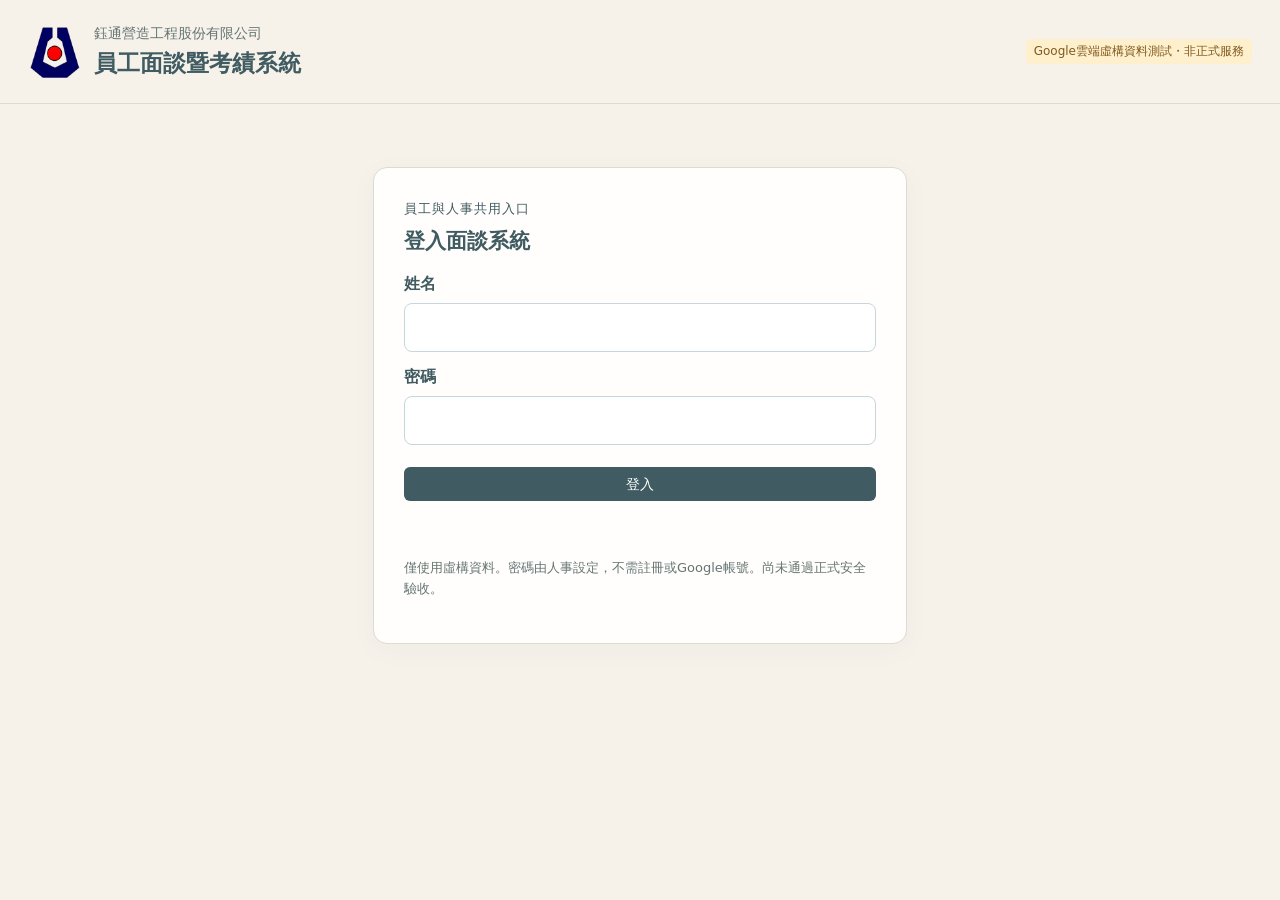
<file: employee-interview-system/index.html>
<!doctype html><html lang="zh-Hant"><head><meta name="referrer" content="no-referrer"><meta http-equiv="Content-Security-Policy" content="default-src 'self'; script-src 'self'; style-src 'self' 'unsafe-inline'; img-src 'self' data: blob:; connect-src https://script.google.com https://script.googleusercontent.com; base-uri 'none'; form-action 'none'; frame-src 'self'; object-src 'none'"><script src="/employee-interview-system/config.js"></script><script src="/employee-interview-system/runtime.js?v=5"></script><script src="/employee-interview-system/portal-bootstrap-transport.js"></script><script src="/employee-interview-system/email-step-up.js"></script><script src="/employee-interview-system/google-backup.js"></script><meta charset="utf-8"><meta name="viewport" content="width=device-width,initial-scale=1"><meta name="flow-csrf" content="FLOW_CSRF"><title>鈺通營造｜Google雲端虛構資料測試</title><link rel="stylesheet" href="/employee-interview-system/prototype/site.css"></head><body><header class="site-header"><img src="/employee-interview-system/prototype/assets/yuhtong-logo-transparent.png" alt="鈺通營造公司LOGO"><div class="site-titles"><p class="site-company">鈺通營造工程股份有限公司</p><h1>員工面談暨考績系統</h1></div><span class="environment-tag">Google雲端虛構資料測試</span></header><main class="login-page"><section class="login-card"><p class="page-eyebrow">員工與人事共用入口</p><h2>登入面談系統</h2><form id="employeeLogin"><label for="lookupName">姓名</label><input id="lookupName" name="username" required maxlength="80" autocomplete="username"><label for="lookupPassword">密碼</label><input id="lookupPassword" name="password" type="password" required maxlength="128" autocomplete="current-password"><button type="submit">登入</button></form><p id="loginStatus" role="status"></p><p class="login-note">僅使用虛構資料。密碼由人事設定，不需註冊或Google帳號。尚未通過正式安全驗收。</p></section></main><script src="/employee-interview-system/login.js"></script></body></html>
</file>
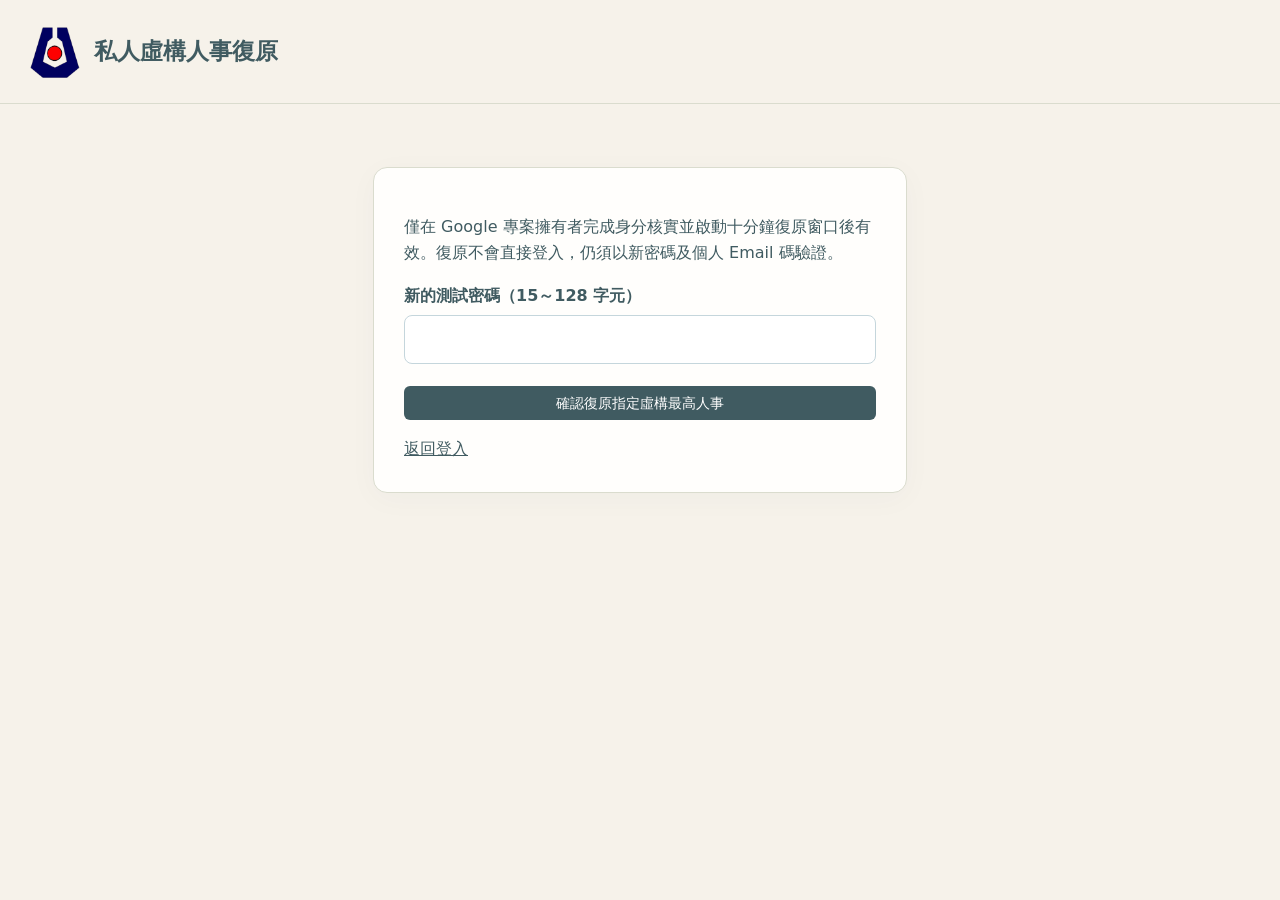
<file: employee-interview-system/admin-recovery.html>
<!doctype html><html lang="zh-Hant"><head><meta name="referrer" content="no-referrer"><meta http-equiv="Content-Security-Policy" content="default-src 'self'; script-src 'self'; style-src 'self' 'unsafe-inline'; img-src 'self' data: blob:; connect-src https://script.google.com https://script.googleusercontent.com; base-uri 'none'; form-action 'none'; frame-src 'self'; object-src 'none'"><script src="/employee-interview-system/config.js"></script><script src="/employee-interview-system/runtime.js?v=5"></script><script src="/employee-interview-system/portal-bootstrap-transport.js"></script><script src="/employee-interview-system/email-step-up.js"></script><script src="/employee-interview-system/google-backup.js"></script><meta charset="utf-8"><meta name="viewport" content="width=device-width,initial-scale=1"><title>私人虛構人事復原</title><link rel="stylesheet" href="/employee-interview-system/prototype/site.css"></head><body><header class="site-header"><img src="/employee-interview-system/prototype/assets/yuhtong-logo-transparent.png" alt="鈺通營造"><h1>私人虛構人事復原</h1></header><main class="login-page"><section class="login-card"><p>僅在 Google 專案擁有者完成身分核實並啟動十分鐘復原窗口後有效。復原不會直接登入，仍須以新密碼及個人 Email 碼驗證。</p><form id="adminRecoveryForm"><label for="newRecoveryPassword">新的測試密碼（15～128 字元）</label><input id="newRecoveryPassword" type="password" minlength="15" maxlength="128" autocomplete="new-password" required><button type="submit">確認復原指定虛構最高人事</button></form><p id="adminRecoveryResult" role="status"></p><a href="/employee-interview-system/">返回登入</a></section></main><script src="admin-recovery.js"></script></body></html>
</file>
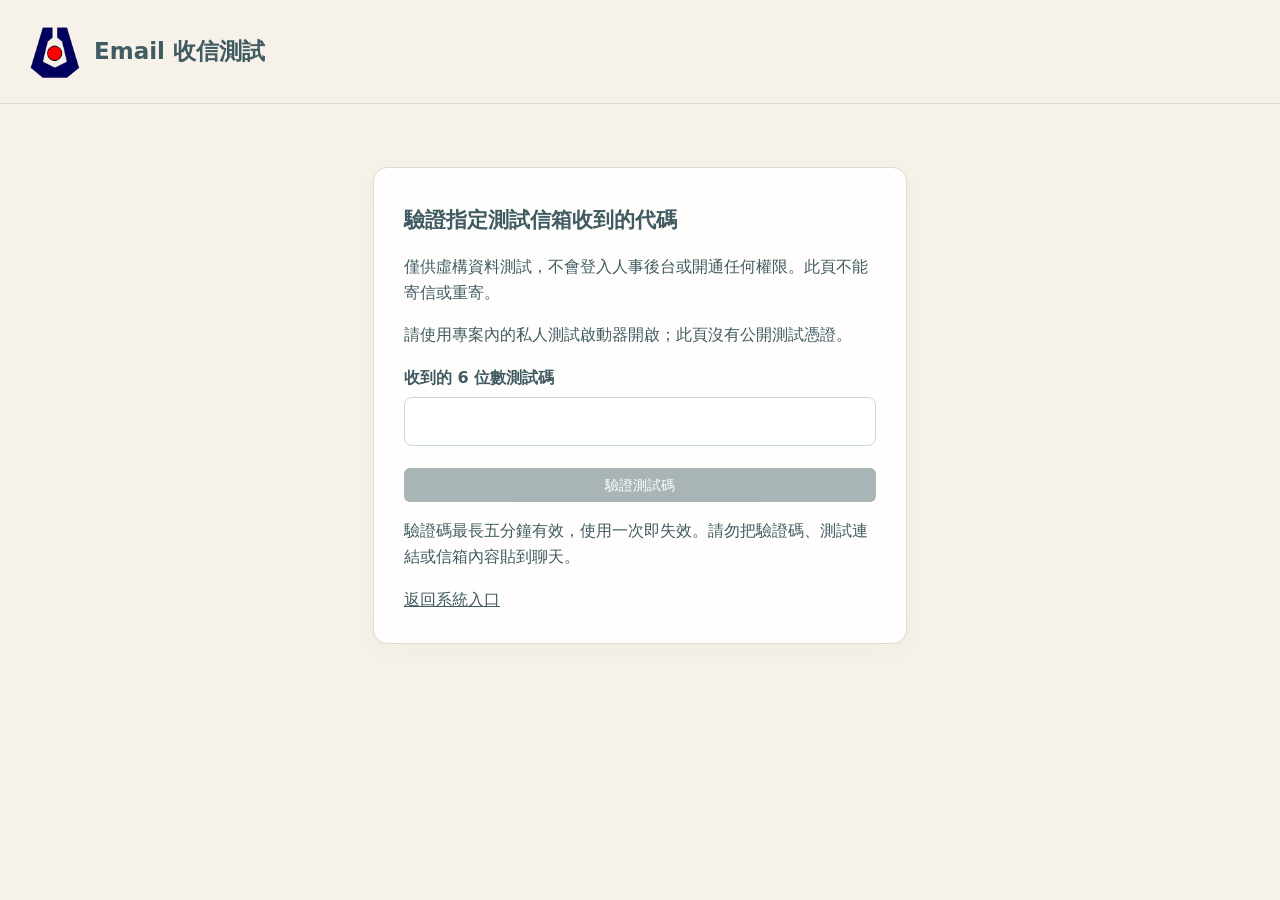
<file: employee-interview-system/email-delivery-test.html>
<!doctype html><html lang="zh-Hant"><head><meta name="referrer" content="no-referrer"><meta http-equiv="Content-Security-Policy" content="default-src 'self'; script-src 'self'; style-src 'self' 'unsafe-inline'; img-src 'self' data: blob:; connect-src https://script.google.com https://script.googleusercontent.com; base-uri 'none'; form-action 'none'; frame-src 'self'; object-src 'none'"><script src="/employee-interview-system/config.js"></script><script src="/employee-interview-system/runtime.js?v=5"></script><script src="/employee-interview-system/portal-bootstrap-transport.js"></script><script src="/employee-interview-system/email-step-up.js"></script><script src="/employee-interview-system/google-backup.js"></script><meta charset="utf-8"><meta name="viewport" content="width=device-width,initial-scale=1"><title>Email 收信測試</title><link rel="stylesheet" href="/employee-interview-system/prototype/site.css"></head><body><header class="site-header"><img src="/employee-interview-system/prototype/assets/yuhtong-logo-transparent.png" alt="鈺通營造"><h1>Email 收信測試</h1></header><main class="login-page"><section class="login-card"><h2>驗證指定測試信箱收到的代碼</h2><p>僅供虛構資料測試，不會登入人事後台或開通任何權限。此頁不能寄信或重寄。</p><p id="deliveryStatus" role="status">正在確認私人測試狀態…</p><form id="deliveryVerifyForm"><label for="deliveryCode">收到的 6 位數測試碼</label><input id="deliveryCode" required inputmode="numeric" autocomplete="off" pattern="[0-9]{6}" maxlength="6"><button id="deliveryVerify" type="submit" disabled>驗證測試碼</button></form><p>驗證碼最長五分鐘有效，使用一次即失效。請勿把驗證碼、測試連結或信箱內容貼到聊天。</p><a href="/employee-interview-system/">返回系統入口</a></section></main><script src="email-delivery-test.js"></script></body></html>
</file>
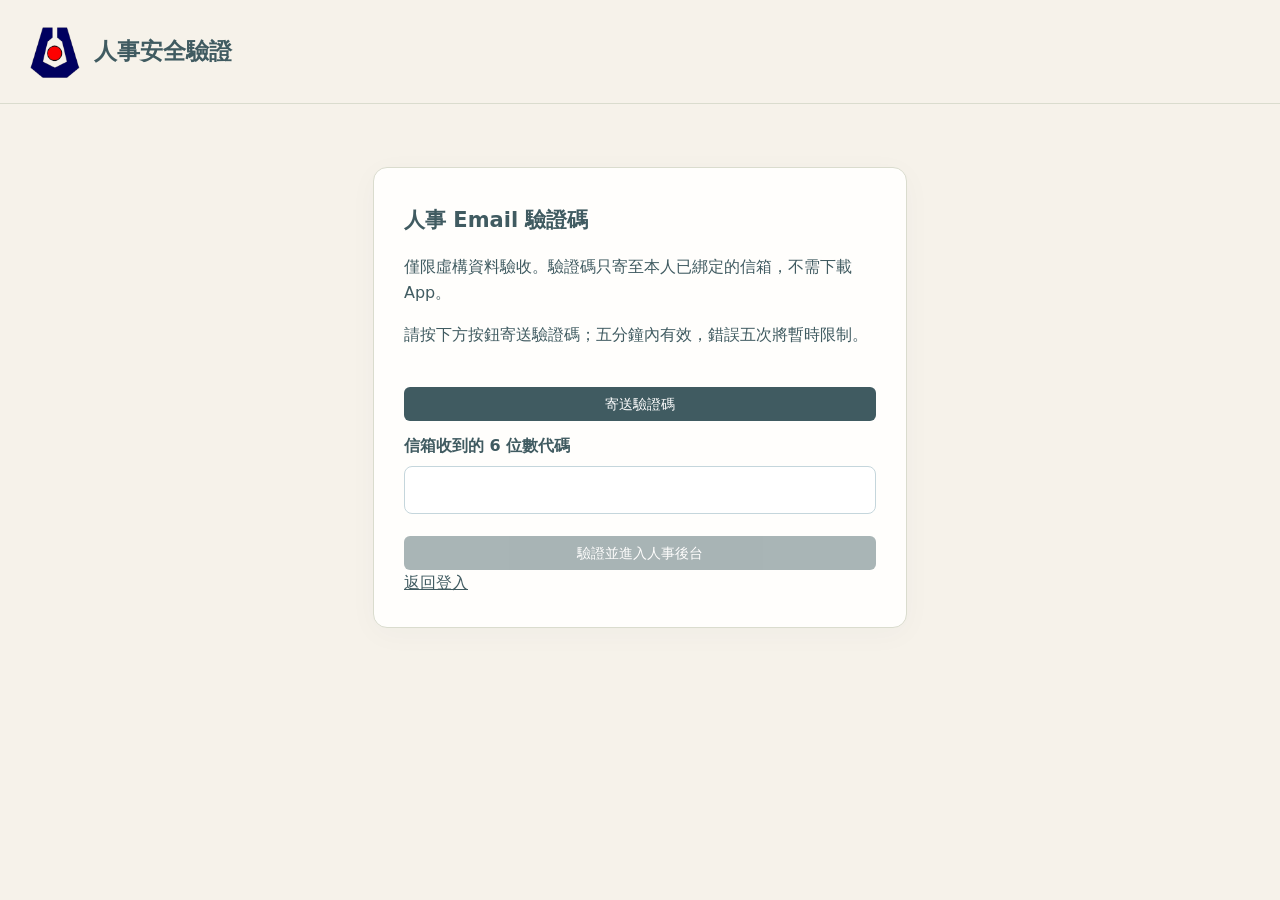
<file: employee-interview-system/local/factor.html>
<!doctype html><html lang="zh-Hant"><head><meta name="referrer" content="no-referrer"><meta http-equiv="Content-Security-Policy" content="default-src 'self'; script-src 'self'; style-src 'self' 'unsafe-inline'; img-src 'self' data: blob:; connect-src https://script.google.com https://script.googleusercontent.com; base-uri 'none'; form-action 'none'; frame-src 'self'; object-src 'none'"><script src="/employee-interview-system/config.js"></script><script src="/employee-interview-system/runtime.js?v=5"></script><script src="/employee-interview-system/portal-bootstrap-transport.js"></script><script src="/employee-interview-system/email-step-up.js"></script><script src="/employee-interview-system/google-backup.js"></script><meta charset="utf-8"><meta name="viewport" content="width=device-width,initial-scale=1"><title>人事信箱驗證</title><link rel="stylesheet" href="/employee-interview-system/prototype/site.css"></head><body><header class="site-header"><img src="/employee-interview-system/prototype/assets/yuhtong-logo-transparent.png" alt="鈺通營造"><h1>人事安全驗證</h1></header><main class="login-page"><section class="login-card"><h2>人事 Email 驗證碼</h2><p>僅限虛構資料驗收。驗證碼只寄至本人已綁定的信箱，不需下載 App。</p><p id="emailOtpStatus" role="status">請按下方按鈕寄送驗證碼；五分鐘內有效，錯誤五次將暫時限制。</p><button id="emailSend" type="button">寄送驗證碼</button><form id="emailForm"><label for="emailCode">信箱收到的 6 位數代碼</label><input id="emailCode" type="text" inputmode="numeric" pattern="[0-9]{6}" minlength="6" maxlength="6" autocomplete="one-time-code" required><button id="emailVerify" type="submit" disabled>驗證並進入人事後台</button></form><a href="/employee-interview-system/">返回登入</a></section></main><script src="/employee-interview-system/local/factor.js"></script></body></html>
</file>
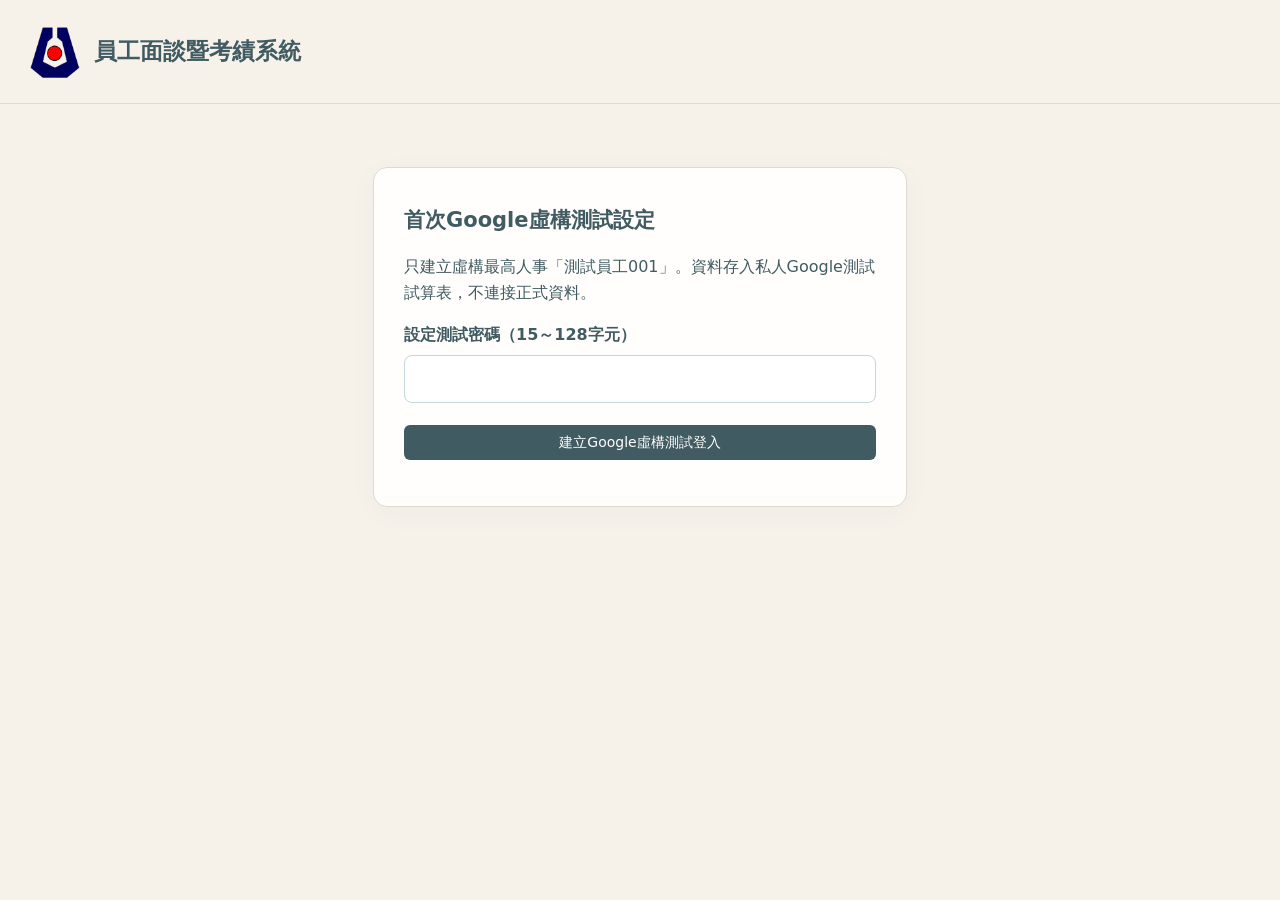
<file: employee-interview-system/local/setup.html>
<!doctype html><html lang="zh-Hant"><head><meta name="referrer" content="no-referrer"><meta http-equiv="Content-Security-Policy" content="default-src 'self'; script-src 'self'; style-src 'self' 'unsafe-inline'; img-src 'self' data: blob:; connect-src https://script.google.com https://script.googleusercontent.com; base-uri 'none'; form-action 'none'; frame-src 'self'; object-src 'none'"><script src="/employee-interview-system/config.js"></script><script src="/employee-interview-system/runtime.js?v=5"></script><script src="/employee-interview-system/portal-bootstrap-transport.js"></script><script src="/employee-interview-system/email-step-up.js"></script><script src="/employee-interview-system/google-backup.js"></script><meta charset="utf-8"><meta name="viewport" content="width=device-width,initial-scale=1"><meta name="setup-csrf" content="SETUP_CSRF"><title>Google虛構測試初始化</title><link rel="stylesheet" href="/employee-interview-system/prototype/site.css"></head><body><header class="site-header"><img src="/employee-interview-system/prototype/assets/yuhtong-logo-transparent.png" alt="鈺通營造"><h1>員工面談暨考績系統</h1></header><main class="login-page"><section class="login-card"><h2>首次Google虛構測試設定</h2><p>只建立虛構最高人事「測試員工001」。資料存入私人Google測試試算表，不連接正式資料。</p><form id="setupForm"><label for="password">設定測試密碼（15～128字元）</label><input id="password" type="password" minlength="15" maxlength="128" required autocomplete="new-password"><button>建立Google虛構測試登入</button></form><p id="message" role="status"></p><section id="factor" hidden><h3>設定人事驗證器</h3><p>將下列金鑰加入您自己的TOTP驗證器，時間30秒、6位數。只顯示本次；請勿截圖或轉傳金鑰。</p><p id="secret" style="overflow-wrap:anywhere"></p><p>將以下一次性復原碼另外安全保管，與資料庫分開，不要存到GitHub。</p><pre id="recovery" style="white-space:pre-wrap;overflow-wrap:anywhere"></pre><p><a href="/employee-interview-system/">已保存，前往登入</a></p></section></section></main><script src="/employee-interview-system/local/setup.js"></script></body></html>
</file>
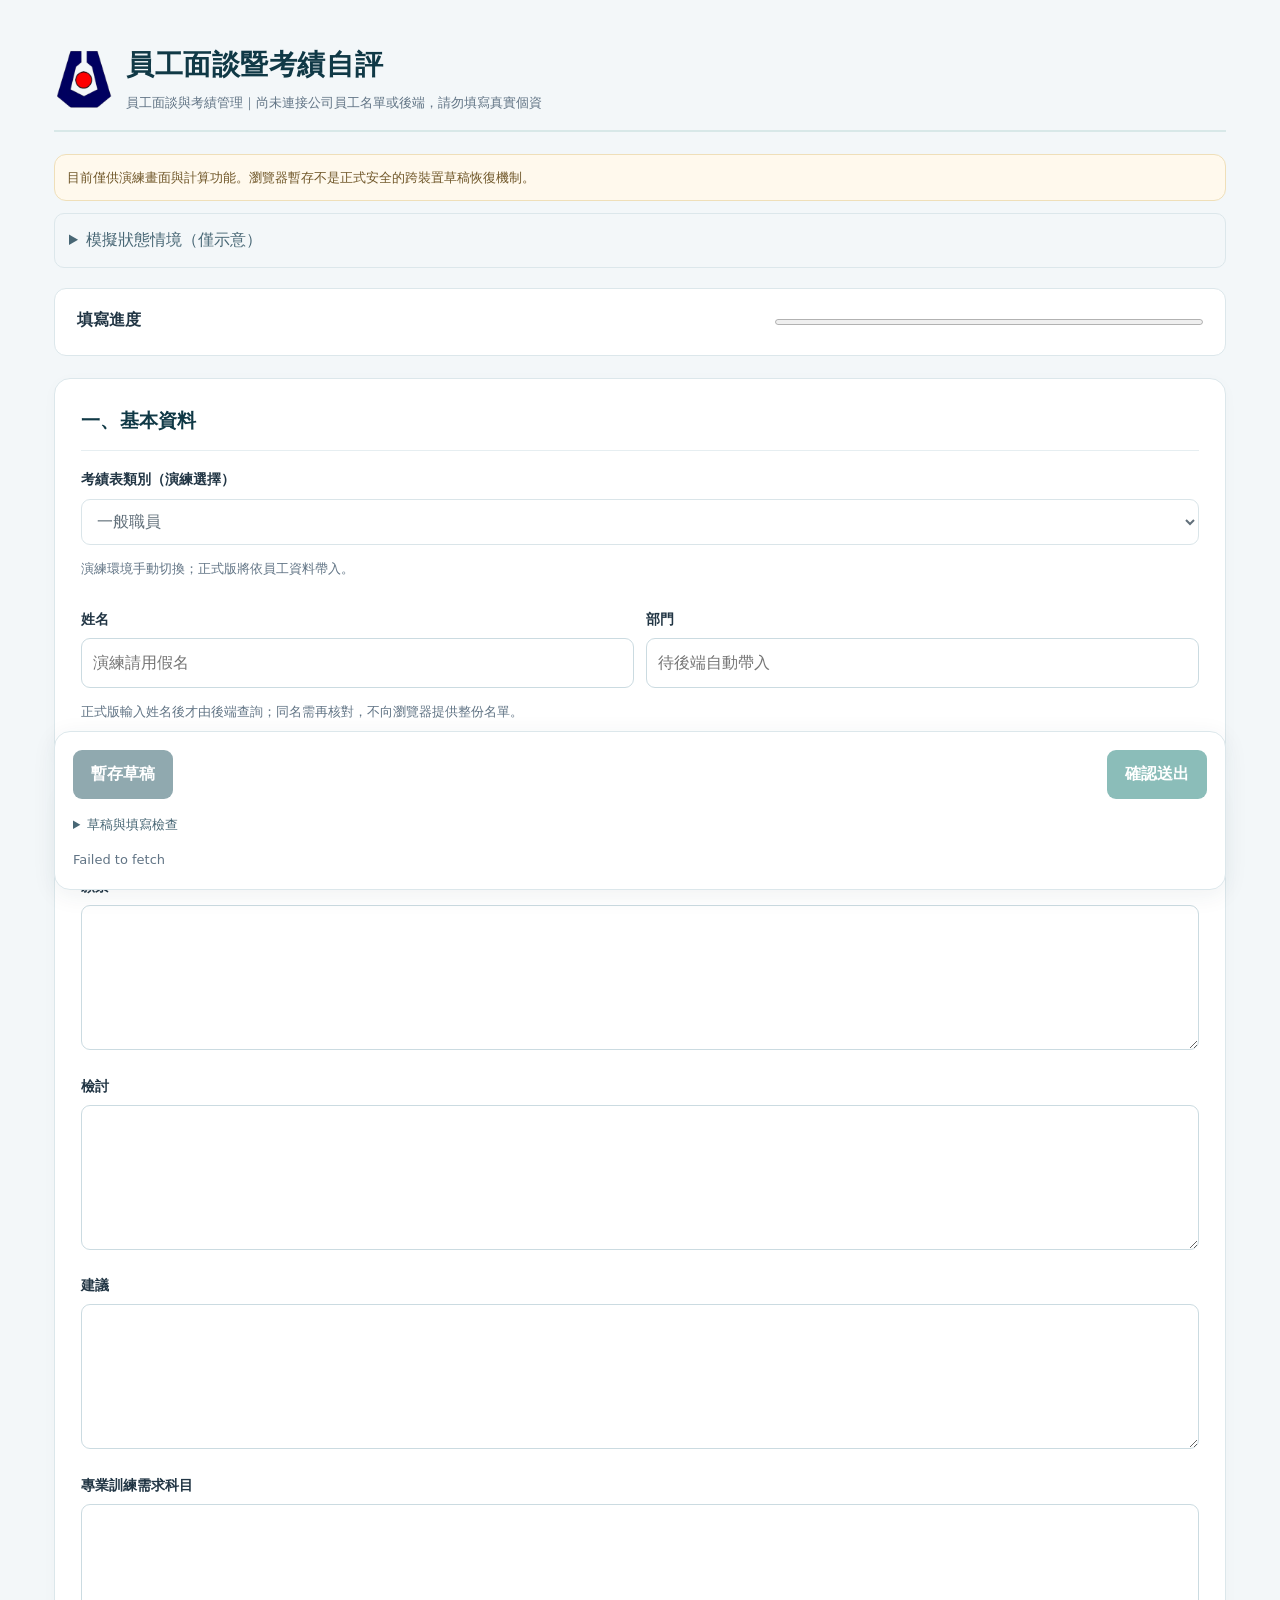
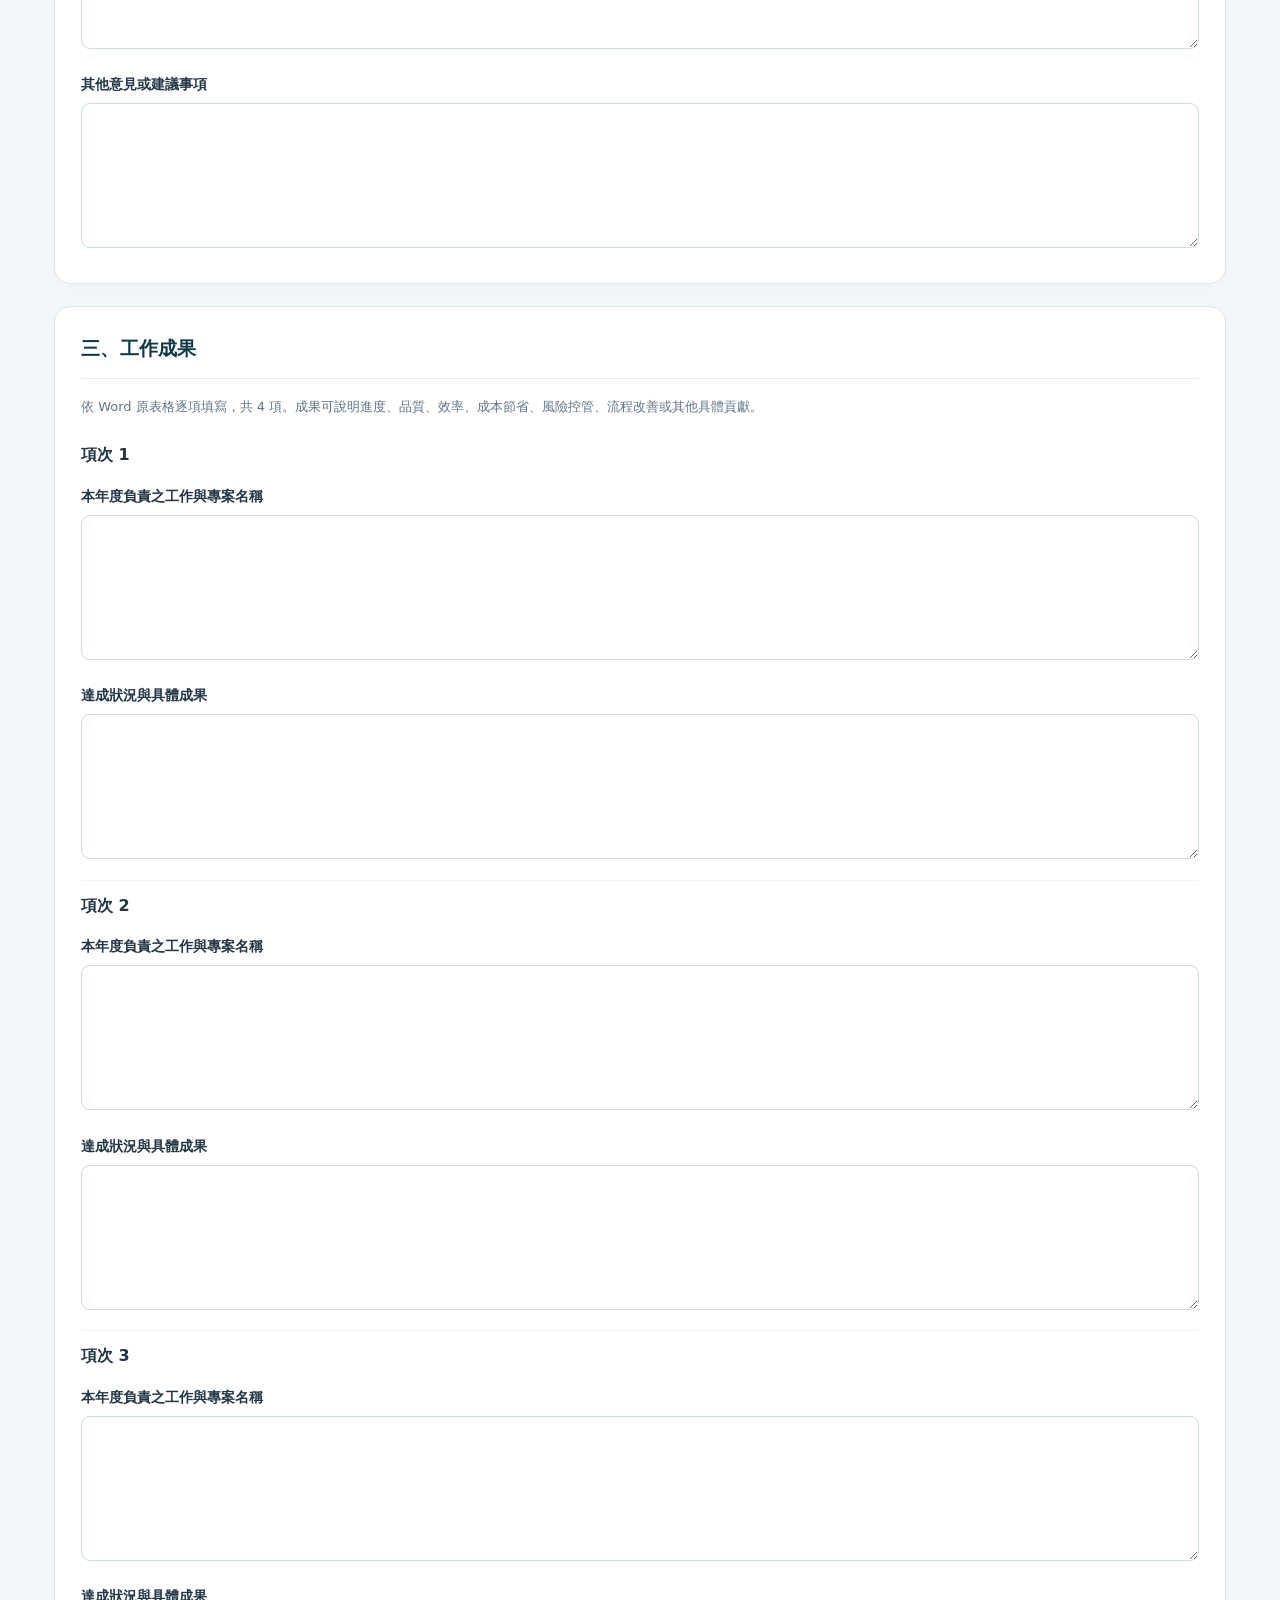
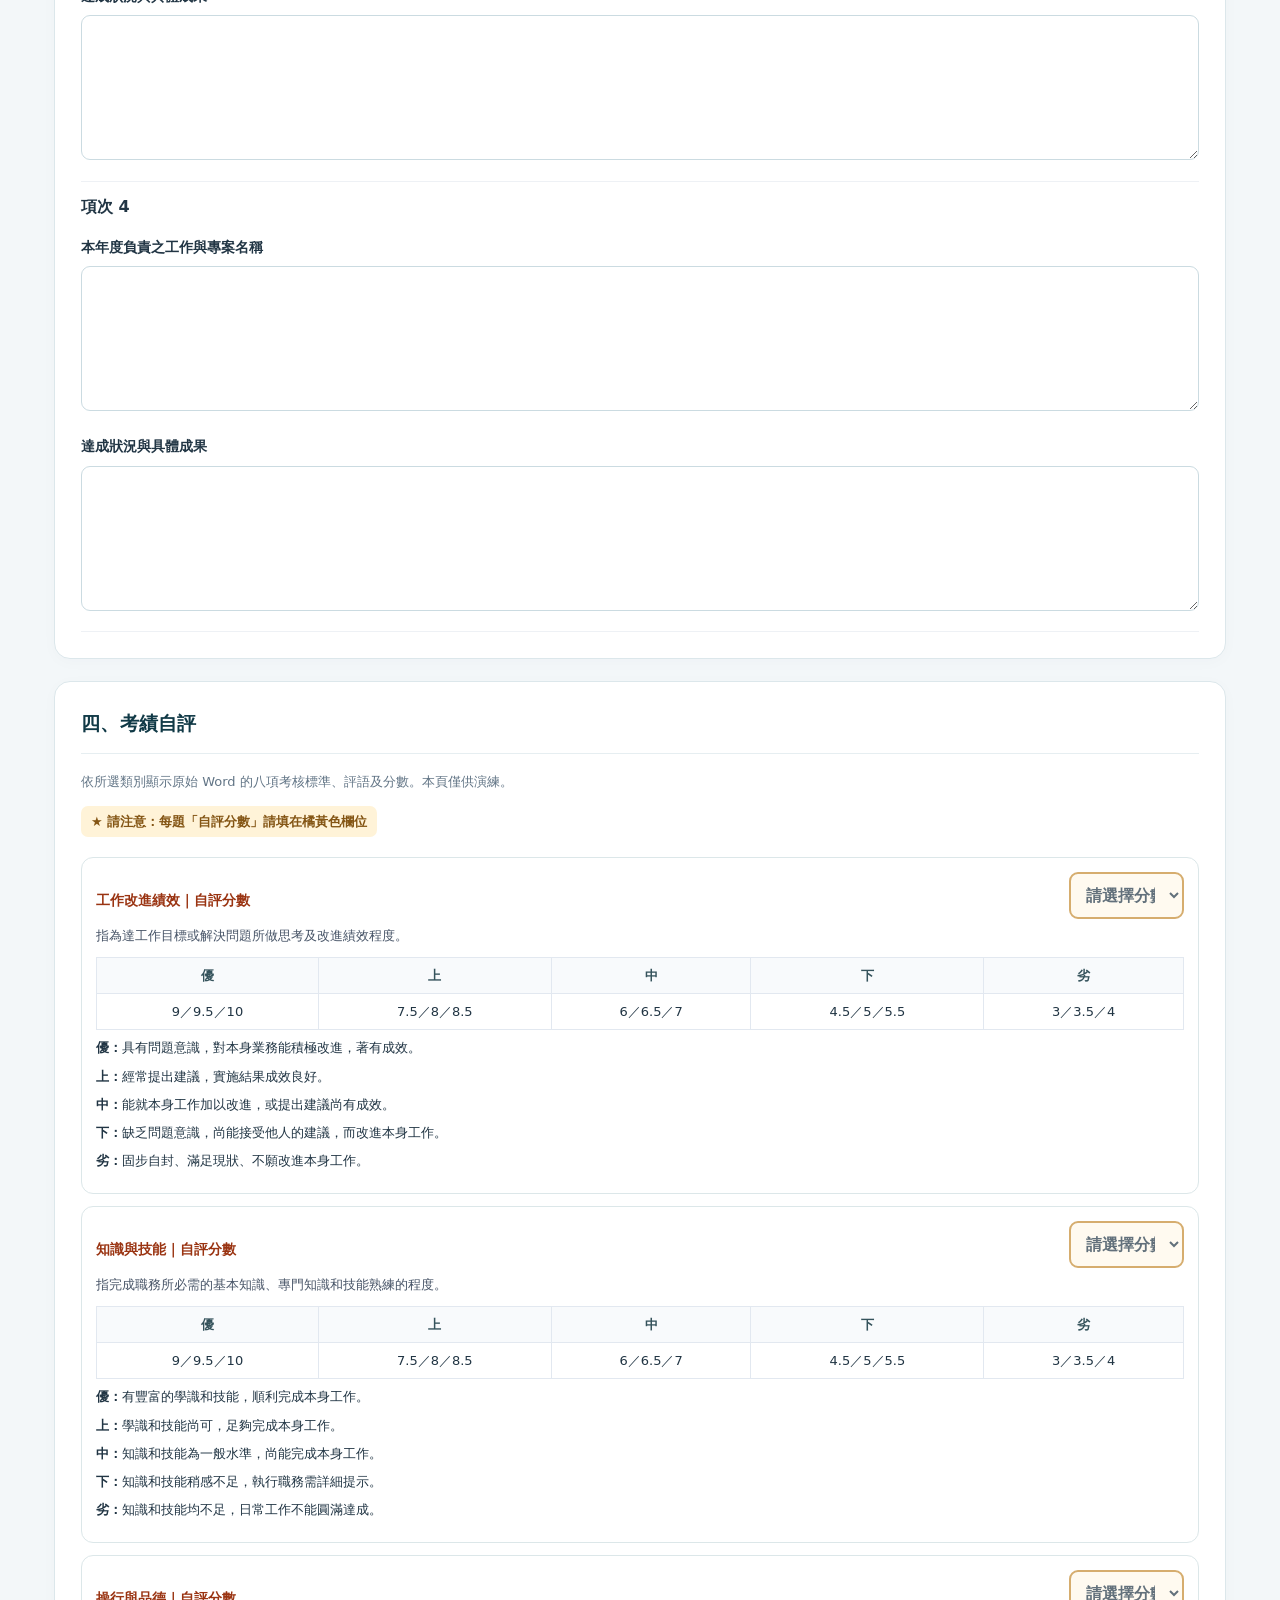
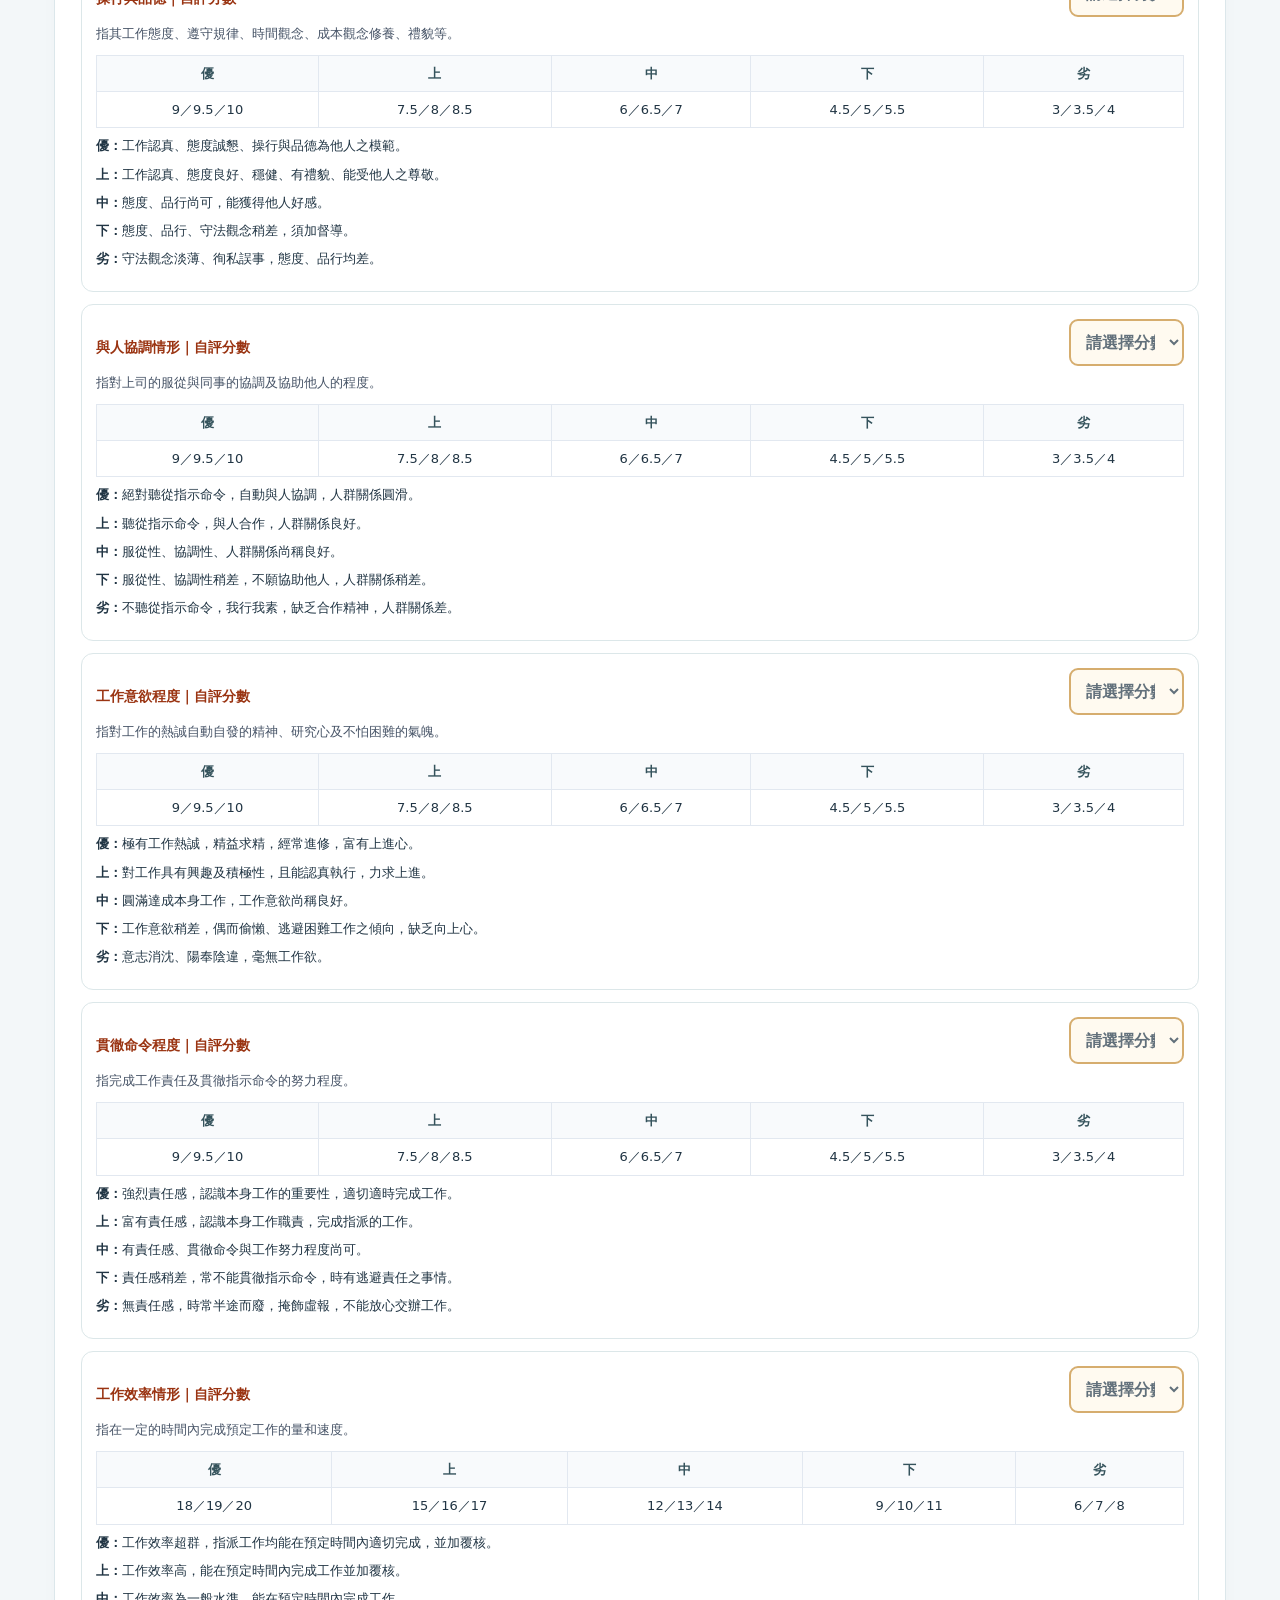
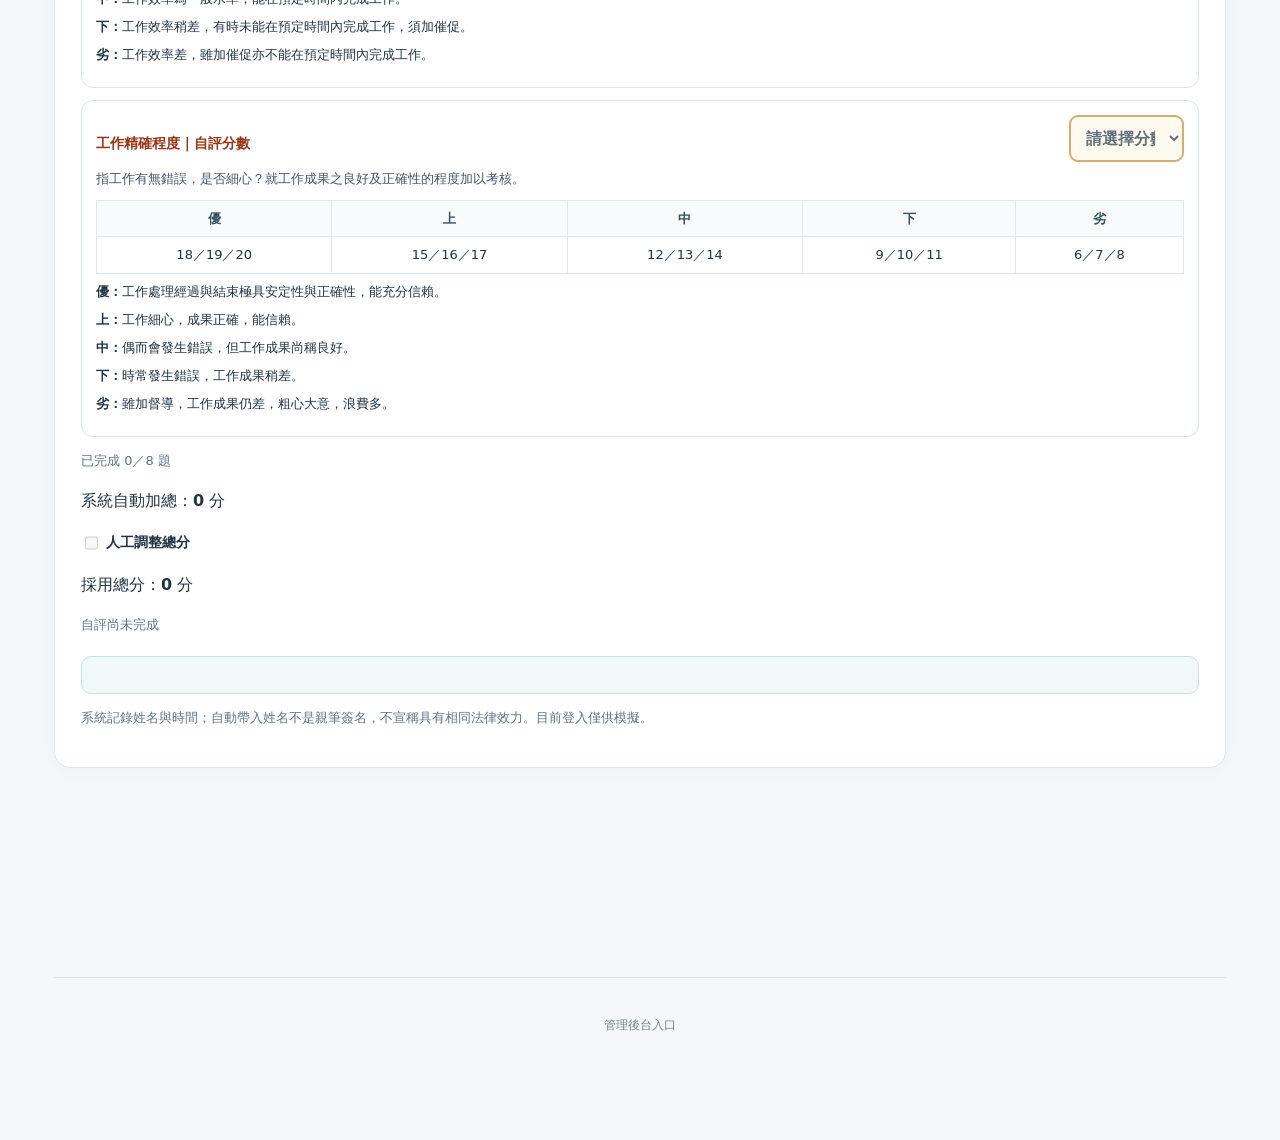
<file: employee-interview-system/prototype/employee-self-review.html>
<!doctype html>
<html lang="zh-Hant">
<head><meta name="referrer" content="no-referrer"><meta http-equiv="Content-Security-Policy" content="default-src 'self'; script-src 'self'; style-src 'self' 'unsafe-inline'; img-src 'self' data: blob:; connect-src https://script.google.com https://script.googleusercontent.com; base-uri 'none'; form-action 'none'; frame-src 'self'; object-src 'none'"><script src="/employee-interview-system/config.js"></script><script src="/employee-interview-system/runtime.js?v=5"></script><script src="/employee-interview-system/portal-bootstrap-transport.js"></script><script src="/employee-interview-system/email-step-up.js"></script><script src="/employee-interview-system/google-backup.js"></script>
<meta charset="utf-8"><meta name="viewport" content="width=device-width, initial-scale=1">
<script src="portal-config.js"></script><script src="portal-bootstrap.js"></script>
<title>員工面談暨考績自評</title>
<style>
*{box-sizing:border-box}body{margin:0;background:#f5f7fb;color:#202a37;font-family:system-ui,"Noto Sans TC",sans-serif}main{max-width:720px;margin:auto;padding:22px 16px 60px}header{margin-bottom:22px}h1{font-size:23px;margin-bottom:8px}h2{font-size:17px;margin:0 0 14px}.hint{color:#667085;font-size:13px}.card{background:white;border:1px solid #e5e9f0;border-radius:14px;padding:20px;margin:16px 0}label{display:block;font-weight:600;font-size:14px;margin:14px 0 5px}input,textarea,select{width:100%;border:1px solid #cbd5e1;border-radius:8px;padding:11px;font:inherit;background:white}textarea{min-height:92px;resize:vertical}.grid{display:grid;grid-template-columns:1fr 1fr;gap:12px}@media(max-width:600px){.grid{grid-template-columns:1fr}}button{padding:11px 18px;border:0;border-radius:9px;font:inherit;cursor:pointer;background:#183153;color:white}button.secondary{background:#e9eef5;color:#243347}.actions{display:flex;gap:10px;flex-wrap:wrap}.score{display:flex;gap:12px;align-items:center;justify-content:space-between;border-bottom:1px solid #eef1f5;padding:8px 0}.score input{max-width:110px}output{font-weight:700}.rubric{margin:12px 0;padding:14px;border:1px solid #e2e8f0;border-radius:10px}.rubric-head{display:flex;align-items:center;justify-content:space-between;gap:12px;flex-wrap:wrap}.rubric-head input{max-width:115px;border:2px solid #d97706;background:#fffbeb;font-weight:700}.rubric-head label{color:#9a3412;font-weight:800}.rubric-head .score-error{margin:0 4px 0 auto;color:#b91c1c;font-size:13px;font-weight:700}.rubric-head select{max-width:115px;border:2px solid #d97706;background:#fffbeb;font-weight:700}.rubric-head input.invalid{border-color:#dc2626;background:#fef2f2}.score-error{font-size:12px;color:#b91c1c;margin:5px 0 0;font-weight:600}.rubric:focus-within{border-color:#f59e0b;box-shadow:0 0 0 2px #fef3c7}.score-focus{display:inline-block;background:#fef3c7;color:#92400e;padding:5px 10px;border-radius:7px;font-size:13px;font-weight:700;margin-bottom:8px}.rubric-desc{font-size:13px;color:#475467;margin:6px 0 10px}.rubric table{width:100%;border-collapse:collapse;font-size:13px}.rubric th,.rubric td{border:1px solid #e2e8f0;padding:7px 5px;text-align:center}.rubric th{background:#f8fafc}.rubric small{color:#667085}.signature-pad{width:100%;height:170px;border:2px dashed #94a3b8;border-radius:10px;background:#fff;touch-action:none;display:block}.signature-pad.confirmed{border:2px solid #16a34a;background:#f0fdf4}.signature-controls{display:flex;gap:10px;margin-top:10px;flex-wrap:wrap}.signature-state{font-size:13px;color:#475467;margin-top:8px}#checkStatus{font-size:13px;font-weight:700}.required-error{border:2px solid #dc2626!important;background:#fff7f7!important}.field-error{font-size:12px;color:#b91c1c;font-weight:700;margin:4px 0}.warning{background:#fff7e6;border:1px solid #f4d398;border-radius:9px;padding:12px;font-size:13px}

/* Single-site HR demo shell; NOT an authentication boundary. */
.admin-nav #showEmployees{background:#dbeafe;color:#1d4ed8;border:1px solid #93c5fd;font-weight:700}.admin-nav #showAccounts{background:#dcfce7;color:#166534;border:1px solid #86efac;font-weight:700}.admin-nav #showReviews{background:#f3e8ff;color:#7e22ce;border:1px solid #d8b4fe;font-weight:700}.admin-nav #showMultiSite{background:#ffedd5;color:#9a3412;border:1px solid #fdba74;font-weight:700}.admin-nav #showAcceptance{background:#e0f2fe;color:#075985;border:1px solid #7dd3fc;font-weight:700}.admin-nav button.active{outline:2px solid currentColor;outline-offset:1px}
.period-preview{margin:0 0 14px;border:1px solid #d5ddea;background:#f8fafc;padding:12px;border-radius:10px;font-size:13px}.period-preview strong{display:block;margin-bottom:6px}.period-preview .preview-note{margin-top:8px;color:#667085}.period-preview .preview-state{font-weight:700;margin:8px 0}.period-preview select{max-width:250px;padding:7px;font-size:13px}

.admin-nav{display:flex;align-items:center;gap:9px;flex-wrap:wrap;padding:12px 18px;background:#fff;border-bottom:1px solid #e5e9f0}.admin-nav button{font-size:13px;padding:9px 12px}.admin-nav .hint{margin-left:auto}.admin-frame{height:calc(100vh - 120px)}
.site-header{display:flex;align-items:flex-start;justify-content:space-between;gap:12px}.site-header h1{margin-top:0}.admin-entry{white-space:nowrap;background:#e9eef5;color:#243347;font-size:13px;padding:9px 12px}.admin-shell[hidden]{display:none!important}.admin-shell{position:fixed;inset:0;background:#f5f7fb;z-index:30;overflow:auto}.admin-top{position:sticky;top:0;z-index:1;background:#fff;border-bottom:1px solid #e5e9f0;padding:12px 18px;display:flex;align-items:center;justify-content:space-between;gap:12px}.admin-top strong{font-size:16px}.admin-top button{padding:8px 12px;font-size:13px}.admin-intro{max-width:900px;margin:22px auto;padding:0 18px}.admin-intro .warning{margin:12px 0}.admin-actions{display:flex;gap:10px;flex-wrap:wrap}.admin-frame{display:block;width:100%;height:calc(100vh - 65px);border:0;background:#f5f7fb}.admin-login{max-width:470px;margin:45px auto;background:white;border:1px solid #e5e9f0;border-radius:14px;padding:24px}.admin-login h2{margin-top:0}.admin-login p{line-height:1.65}.admin-login button{width:100%}@media(max-width:600px){.site-header{flex-wrap:wrap}.admin-entry{margin-left:auto}.admin-login{margin:20px 12px}}

.brand-lockup{display:flex;align-items:center;gap:14px}.company-logo{object-fit:contain;flex:none;background:transparent;max-width:58px;height:auto}.company-logo[hidden]{display:none!important}@media(max-width:600px){.company-logo{max-width:44px}.brand-lockup{gap:10px}}
/* Unified visual refresh: calm navy + teal, readable forms and consistent surfaces. */
:root{--brand:#174b59;--brand-dark:#103946;--teal:#0d766d;--ink:#213544;--muted:#617485;--line:#dbe6e9;--canvas:#f2f7f7;--focus:#b9e5de}
body{background:var(--canvas);color:var(--ink);line-height:1.65}
main{max-width:1120px;padding:30px 24px 76px}
h1{font-size:clamp(23px,2.2vw,29px);letter-spacing:.02em;color:var(--brand-dark);font-weight:800}
h2{color:var(--brand-dark);font-weight:750;letter-spacing:.015em}
.card,.panel{background:#fff;border:1px solid var(--line);border-radius:16px;box-shadow:0 5px 20px rgba(22,69,78,.045);padding:24px;margin-top:18px}
.card h2,.panel h2{padding-bottom:12px;border-bottom:1px solid #edf2f3;margin-bottom:17px}
.muted,.hint,.small{color:var(--muted)}
input,select,textarea{border:1px solid #cbdadd;border-radius:9px;background:#fff;color:var(--ink);min-height:42px}
input:focus,select:focus,textarea:focus{outline:3px solid var(--focus);outline-offset:0;border-color:var(--teal)}
button{background:var(--brand);border-radius:9px;font-weight:650;transition:background .15s,transform .15s}
button:hover:not(:disabled){background:var(--brand-dark)}
button.secondary{background:#eaf2f3;color:var(--brand-dark)}
button.secondary:hover:not(:disabled){background:#dcebec}
button:focus-visible,a:focus-visible{outline:3px solid #56c7b5;outline-offset:3px}
th{background:#f0f6f6;color:#35535c;font-weight:750}
td,th{border-bottom-color:#e7eeee}
table tbody tr:hover{background:#f7fbfa}
.warning,.warn,.banner{background:#fff9ed;border:1px solid #efdfb9;color:#705729;border-radius:12px}
.actions{gap:10px}
@media(max-width:720px){main{padding:18px 13px 50px}.card,.panel{padding:17px;border-radius:13px}h1{font-size:23px}}


main{max-width:880px}
.site-header{display:flex;align-items:center;justify-content:space-between;gap:18px;padding:12px 0 16px;border-bottom:2px solid #d8e8e8}
.site-header h1{margin:0 0 4px}.site-header .hint{margin:0}
.admin-entry{background:#e7f2f1!important;color:#13594f!important;border:1px solid #b8dad3!important}
.admin-top{background:#fff;border-bottom:1px solid var(--line)}
.admin-nav{background:#fff!important;gap:10px!important;padding:15px 22px!important;border-bottom:1px solid var(--line)!important}
.admin-nav button{background:#f2f6f7!important;color:#31535b!important;border:1px solid #dbe8e9!important;border-radius:10px!important}
.admin-nav button.active{background:#dcefeb!important;color:#075d55!important;outline:2px solid #9dcfc5!important}
.admin-nav button:hover{background:#e6f2f0!important}
.period-preview{border-color:#c9dfe0;background:#f4faf9}
.rubric{border-color:#dce7e9;border-radius:12px;background:#fff}
.rubric-head input,.rubric-head select{border-color:#c58b32;background:#fff9eb}
.score-focus{background:#fff3d8;color:#845514}
@media(max-width:720px){.site-header{align-items:flex-start;flex-direction:column}.admin-nav{padding:12px!important}}


.employee-footer{display:flex;justify-content:center;padding:26px 12px 12px;border-top:1px solid #dbe6e9;margin-top:28px}.employee-footer .admin-entry{background:transparent!important;border:0!important;color:#72848b!important;font-size:12px!important;font-weight:500;padding:7px 10px}.employee-footer .admin-entry:hover{color:#174b59!important;text-decoration:underline;background:transparent!important}

/* Keep HR title and all six tabs visible while scrolling the admin shell */
.admin-top{position:sticky!important;top:0!important;z-index:12!important;background:#fff!important}.admin-nav{position:sticky!important;top:58px!important;z-index:11!important;background:#fff!important;box-shadow:0 3px 10px rgba(20,55,62,.06)}#adminDemo{display:contents}#adminDemo[hidden]{display:none!important}.admin-frame{height:calc(100vh - 180px)!important;min-height:500px;overflow:auto}@media(max-width:700px){.admin-nav{top:58px!important;overflow-x:auto;flex-wrap:nowrap!important}.admin-nav button{white-space:nowrap}.admin-nav .hint{display:none}.admin-frame{height:calc(100vh - 160px)!important;min-height:350px}}

/* Login preview is intentionally disabled until server-side authentication exists */
.login-preview{padding:15px 0 8px}.login-preview label{margin-top:10px}.login-preview input{background:#f2f5f6;color:#71818a}.login-preview button{width:100%;margin-top:14px;opacity:.55;cursor:not-allowed}.demo-divider{text-align:center;border-top:1px solid #dce5e7;margin:20px 0 12px;padding-top:12px;color:#667b82;font-size:12px}
</style></head>
<body><main>
<header class="site-header"><div class="brand-lockup"><img class="company-logo" src="assets/yuhtong-logo-transparent.png" alt="鈺通營造公司 LOGO" width="58" height="65"><div><h1>員工面談暨考績自評</h1><p class="hint">員工面談與考績管理｜尚未連接公司員工名單或後端，請勿填寫真實個資</p></div></header>
<section id="identityDemo" hidden><form id="identityDemoForm"></form></section>
<div class="warning">目前僅供演練畫面與計算功能。瀏覽器暫存不是正式安全的跨裝置草稿恢復機制。</div><aside class="period-preview" aria-label="員工端開放狀態預覽"><strong>員工端狀態預覽（僅示意，不限制下方演練表單）</strong><label for="previewMode">預覽情境</label><select id="previewMode"><option value="saved">依人事後台演練設定</option><option value="draft">尚未開放</option><option value="open">開放填寫</option><option value="closed">已截止／關閉</option><option value="submitted">員工已送出</option></select><div id="previewState" class="preview-state" role="status"></div><div class="preview-note">正式版才會由伺服器判斷是否可填寫。此處不代表員工已登入、送出或取得考績資料。</div></aside>
<section class="card"><h2>一、基本資料</h2><div><label for="role">考績表類別（演練選擇）</label><select id="role"><option value="staff">一般職員</option><option value="supervisor">主管人員</option></select><p class="hint">演練環境手動切換；正式版將依員工資料帶入。</p></div><div class="grid"><div><label for="name">姓名</label><input id="name" autocomplete="off" placeholder="演練請用假名"></div><div><label for="department">部門</label><input id="department" placeholder="待後端自動帶入" readonly></div></div><p class="hint">正式版輸入姓名後才由後端查詢；同名需再核對，不向瀏覽器提供整份名單。</p></section>
<section class="card"><h2>二、員工面談</h2><div id="interview"></div></section>
<section class="card"><h2>三、工作成果</h2><p class="hint">依 Word 原表格逐項填寫，共 4 項。成果可說明進度、品質、效率、成本節省、風險控管、流程改善或其他具體貢獻。</p><div id="projectRows"></div></section>
<section class="card"><h2>四、考績自評</h2><p class="hint">依所選類別顯示原始 Word 的八項考核標準、評語及分數。本頁僅供演練。</p><div class="score-focus">★ 請注意：每題「自評分數」請填在橘黃色欄位</div><div id="scores"></div><p id="scoreProgress" class="hint">已完成 0／8 題</p><p>系統自動加總：<output id="sum">0</output> 分</p><label><input id="override" type="checkbox" style="width:auto"> 人工調整總分</label><div id="manualBox" hidden><label for="manual">調整後分數</label><input id="manual" type="number" min="0" step="0.5"><label for="reason">調整原因</label><textarea id="reason"></textarea></div><p>採用總分：<output id="effective">0</output> 分</p><p id="scoreCompletion" class="hint">自評尚未完成</p><div id="submissionReceipt" class="submission-receipt" role="status"></div><p class="hint" id="confirmationMeaning"></p></section>
<section class="card"><div class="actions"><button id="save" type="button">暫存草稿</button><button id="resume" class="secondary" type="button">恢復已存草稿</button><button id="reset" class="secondary" type="button">清除本機演練草稿</button><button id="check" class="secondary" type="button">檢查填寫完整性</button><button id="submit" class="secondary" type="button" disabled>正式送出（尚未開放）</button></div><p id="checkStatus" role="status"></p><p id="draftInfo" class="hint">尚無暫存紀錄</p><p id="status" class="hint" role="status"></p></section>
<footer class="employee-footer"><button type="button" class="admin-entry" id="openAdmin">管理後台入口</button></footer>
</main>
<div id="adminShell" class="admin-shell" hidden>
<div class="admin-top"><strong>鈺通營造｜人事管理後台</strong><button type="button" class="secondary" id="exitAdmin">← 返回員工填寫頁</button></div>
<div id="adminLogin" class="admin-login"><h2>人事後台入口</h2><p class="warning">這是畫面整合演練，<strong>尚未建立真正的帳號、密碼或權限驗證</strong>。請勿輸入真實帳密或員工資料。</p><p class="hint">依目前公司 POP/SMTP Outlook 信箱環境，先預覽「公司信箱＋一次性驗證碼」登入流程；正式寄信與驗證服務尚未建立。</p><div class="login-preview" aria-label="公司信箱一次性驗證碼登入流程預覽"><label for="previewAdminEmail">公司 Outlook 信箱</label><input id="previewAdminEmail" type="email" placeholder="正式版啟用後填寫" disabled autocomplete="off"><button type="button" disabled title="尚未串接寄信與身分驗證服務">寄送一次性驗證碼（尚未啟用）</button><label for="previewAdminCode">電子郵件驗證碼</label><input id="previewAdminCode" inputmode="numeric" type="text" placeholder="正式版啟用後填寫" disabled autocomplete="off"><button type="button" disabled title="尚未建立伺服端驗證與權限檢查">驗證並登入（尚未啟用）</button><p class="hint">正式版規劃：驗證碼限時、限次數且僅能使用一次；驗證通過後，系統仍會檢查是否為已授權的人事帳號。此頁目前不寄信、不驗證，也不收集任何帳號資料。</p></div><div class="demo-divider">以下僅供測試版面與功能流程</div><button type="button" id="enterDemoAdmin">進入後台示意畫面（測試）</button></div>
<div id="adminDemo" hidden><nav class="admin-nav" aria-label="人事後台功能"><button type="button" class="secondary" id="showEmployees">員工資料管理</button><button type="button" class="secondary" id="showAccounts">帳號與權限管理</button><button type="button" class="secondary" id="showReviews">考績年度／資料查詢</button><button type="button" class="secondary" id="showMultiSite">多工地評核管理</button><button type="button" class="secondary" id="showAcceptance">人事流程試行</button><button type="button" class="secondary" id="showMaintenance">系統維護中心</button><span class="hint">正式收件、Word 下載及後端權限：尚未串接</span></nav><iframe id="adminFrame" class="admin-frame" title="人事後台功能頁面" loading="lazy"></iframe></div>
</div>
<script src="inline-employee-self-review-1.js"></script>
<!-- Original form preserved verbatim above; mock workflow is an additive adapter. -->
<script src="original-form-schema.js"></script>
<script src="integrated-demo.js"></script>
<script src="original-form-workflow.js"></script>
<script src="/employee-interview-system/offline/credentials-ui.js"></script><script src="/employee-interview-system/local/management.js"></script></body></html>
</file>
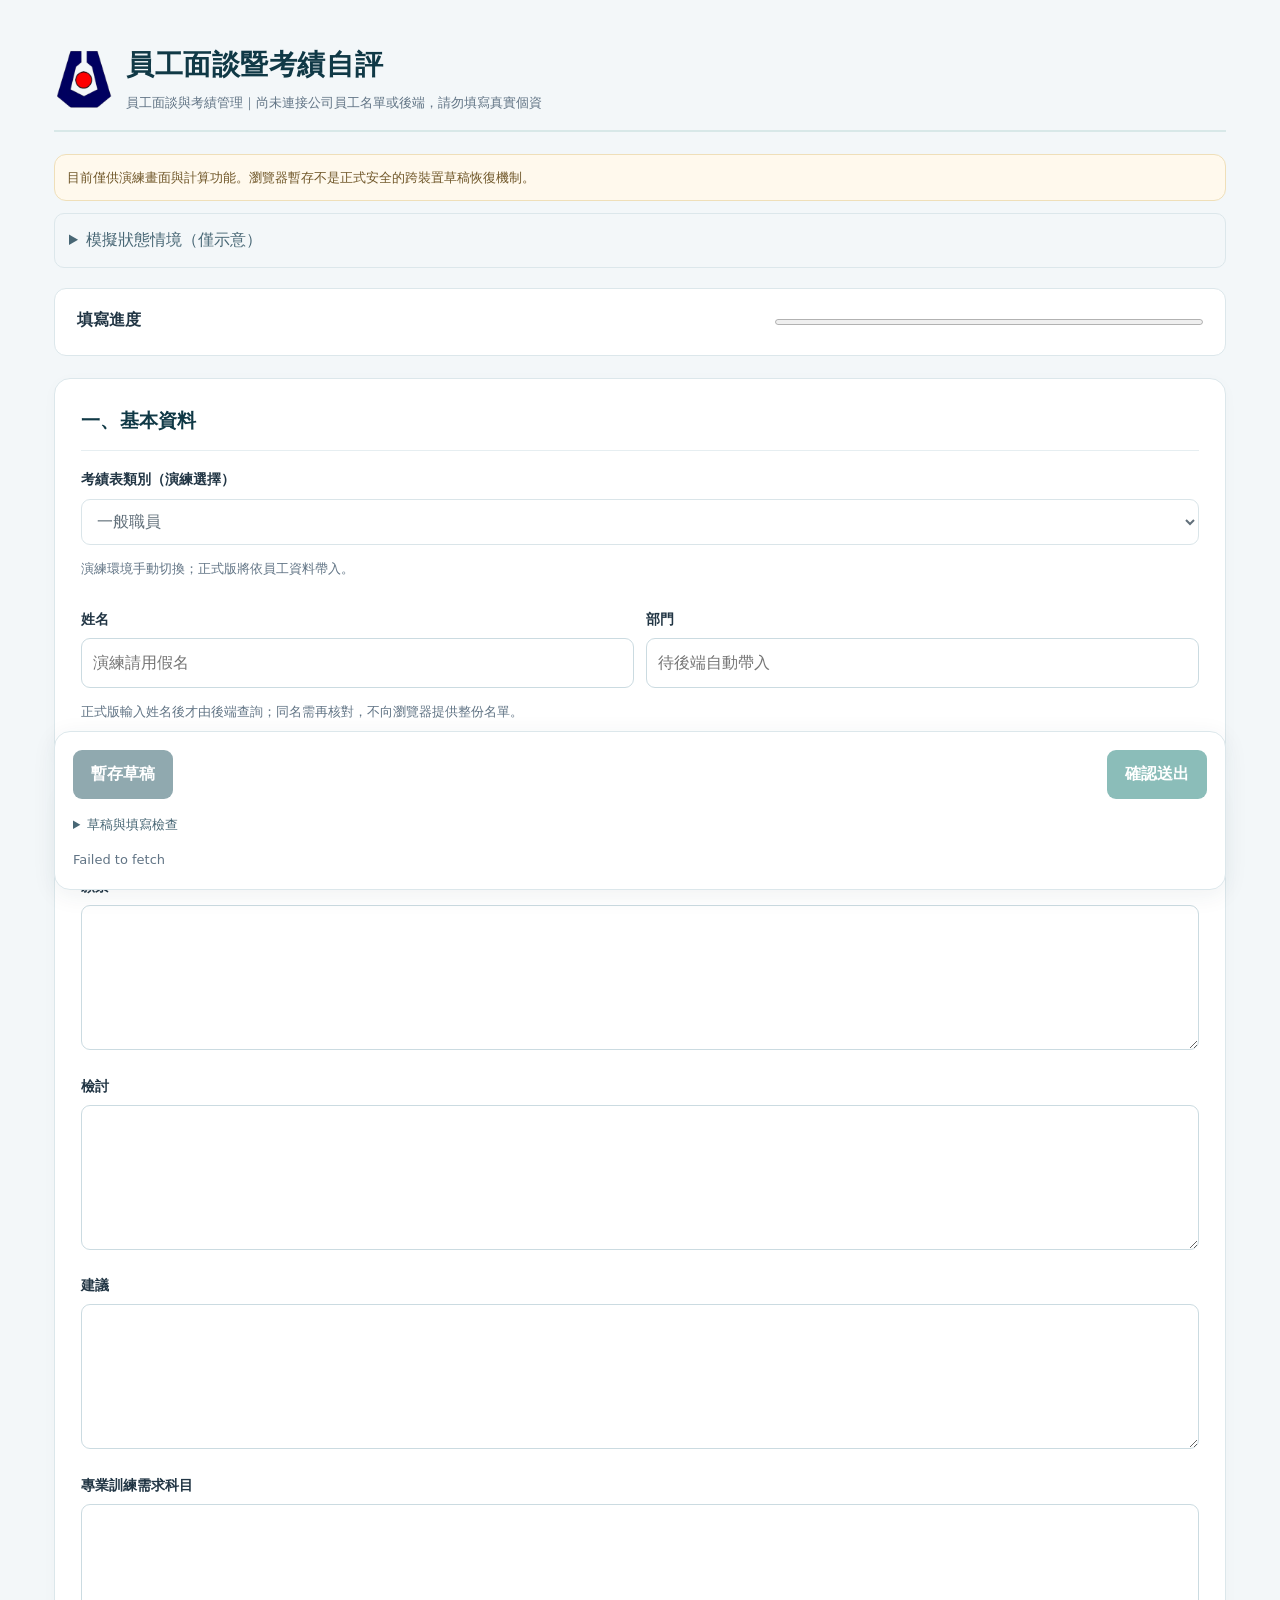
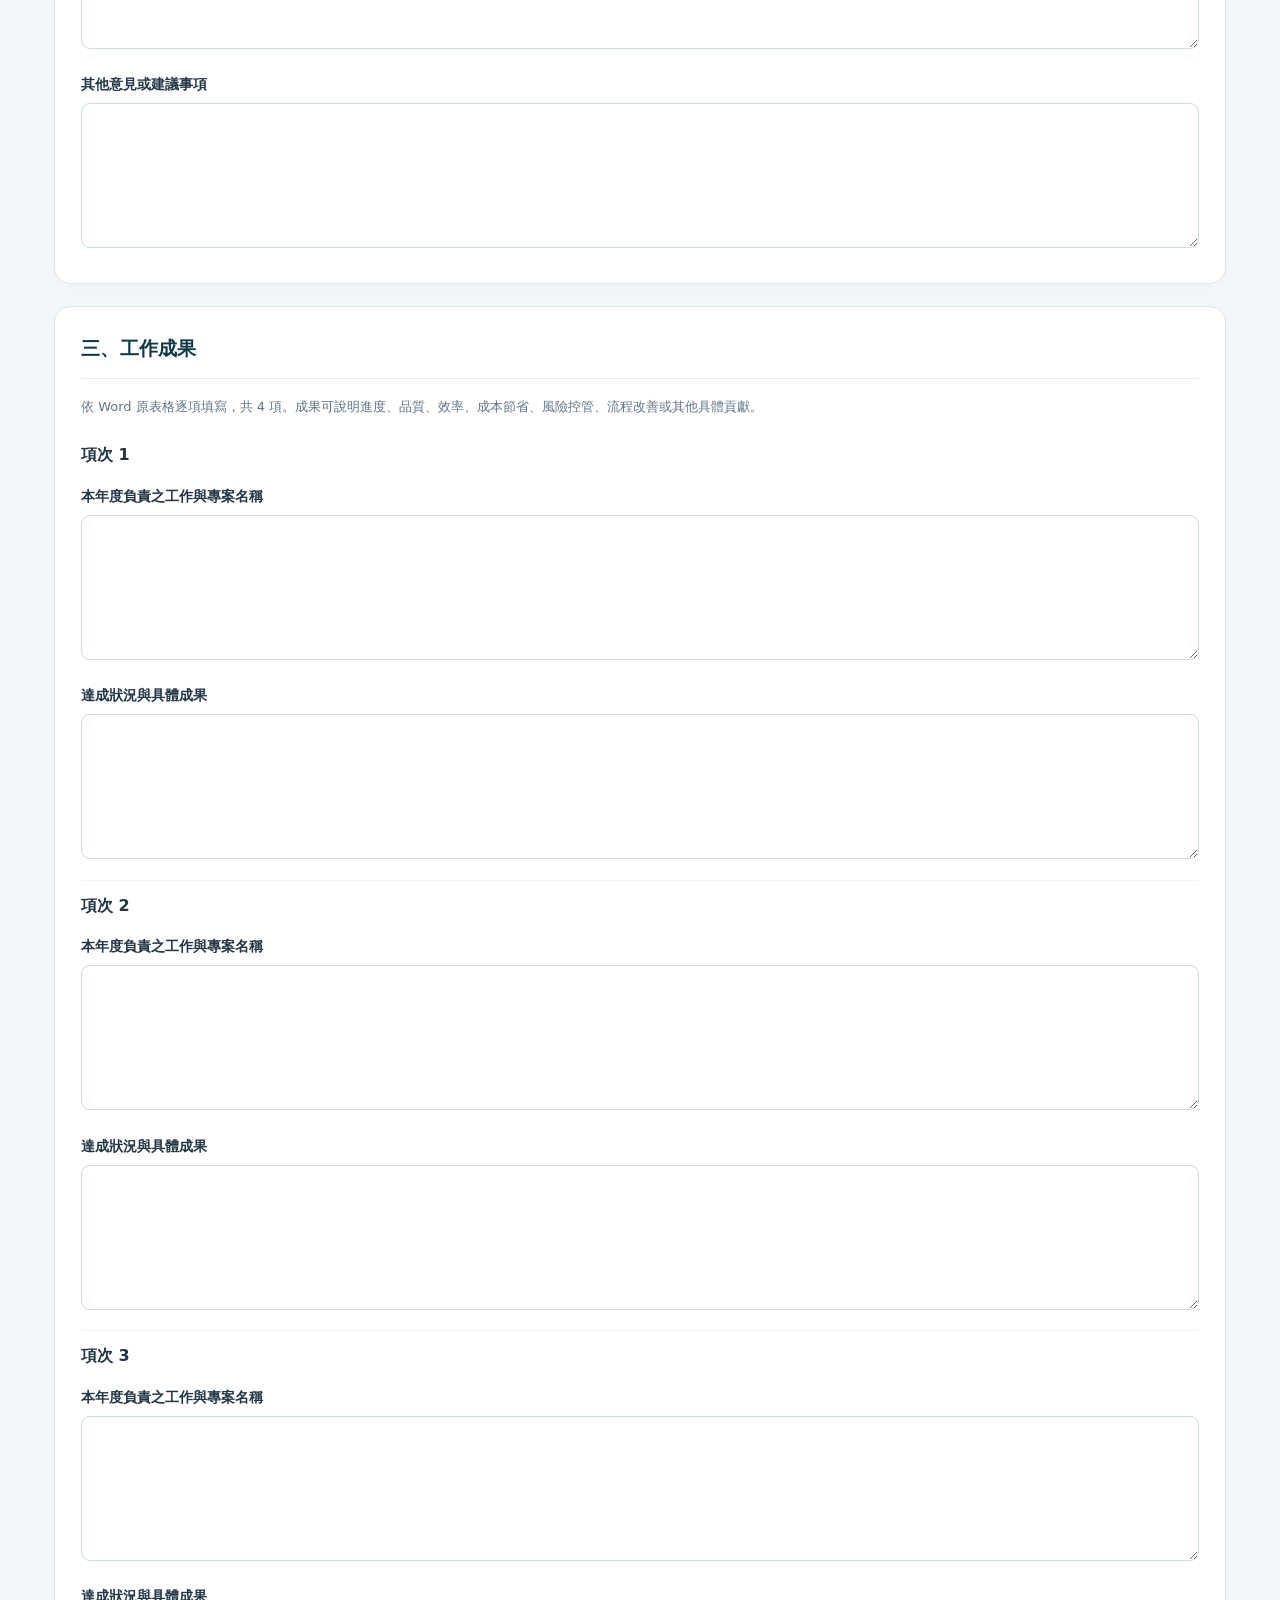
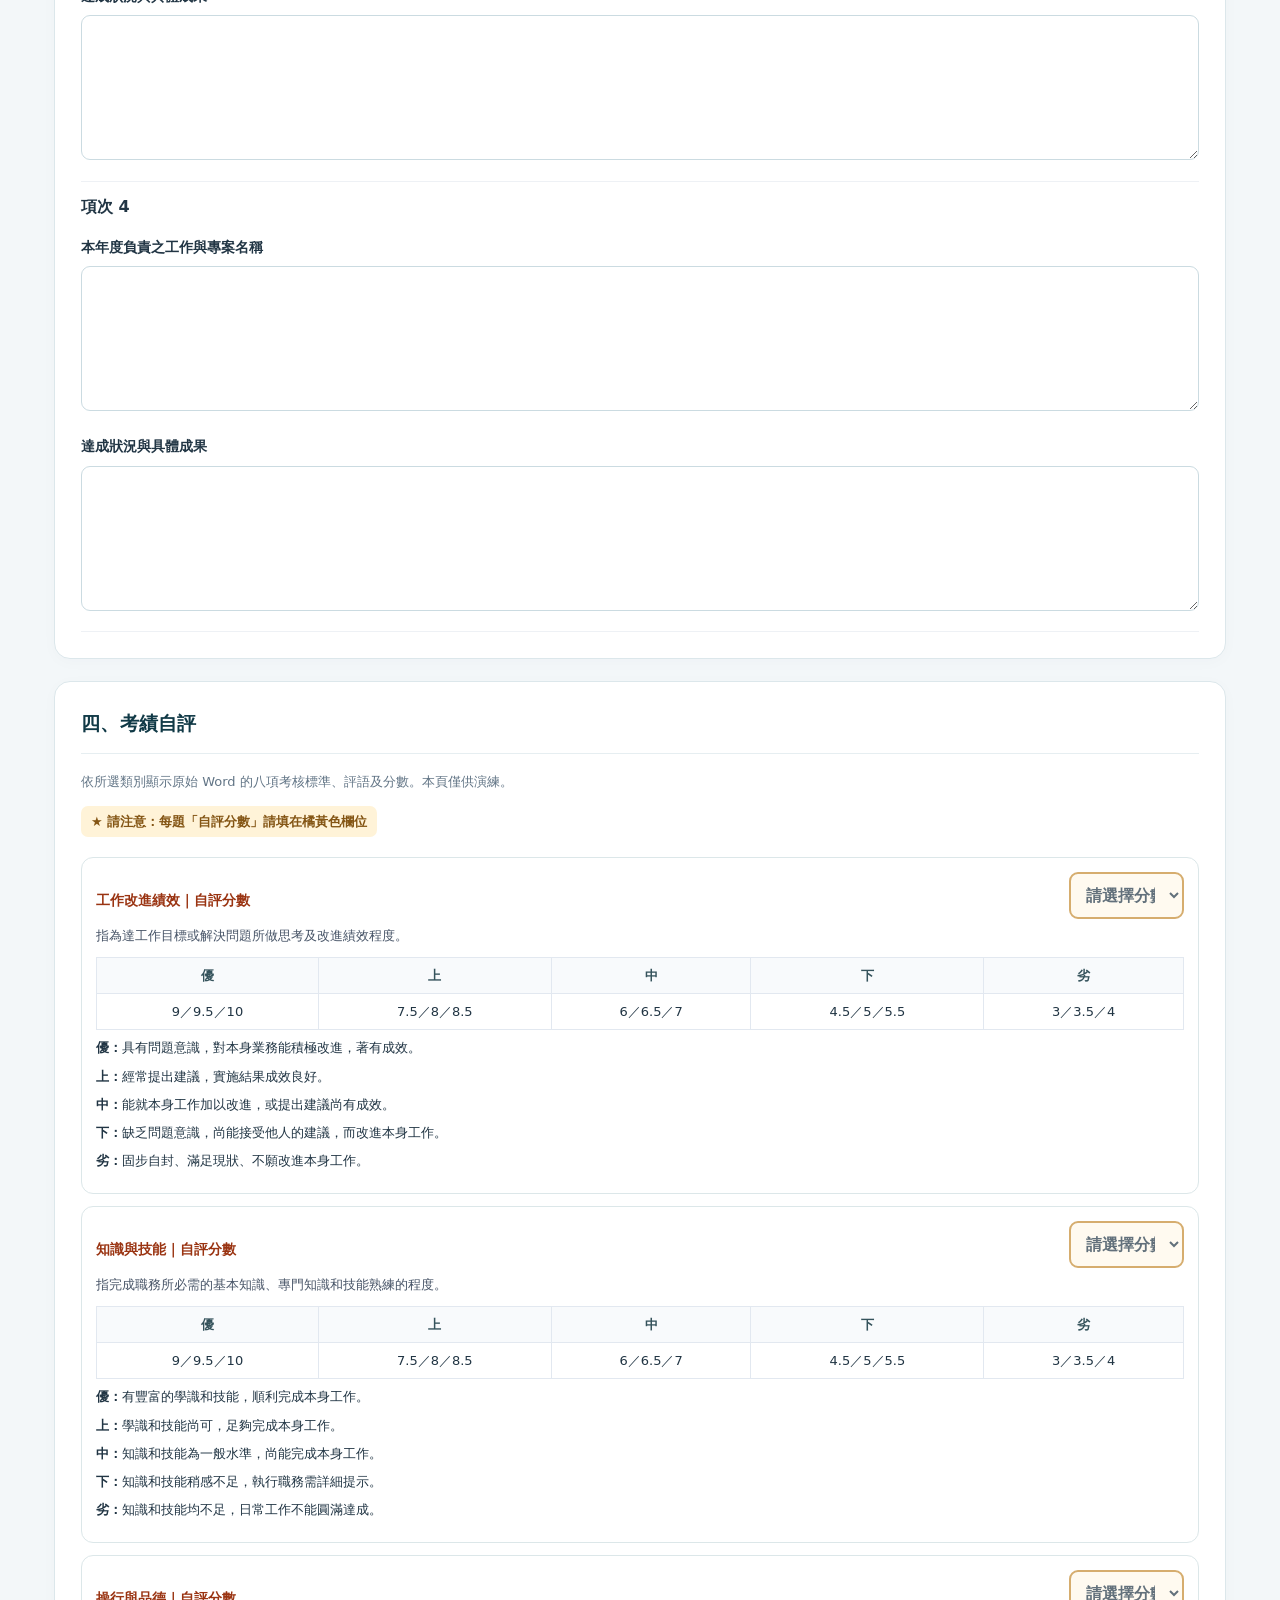
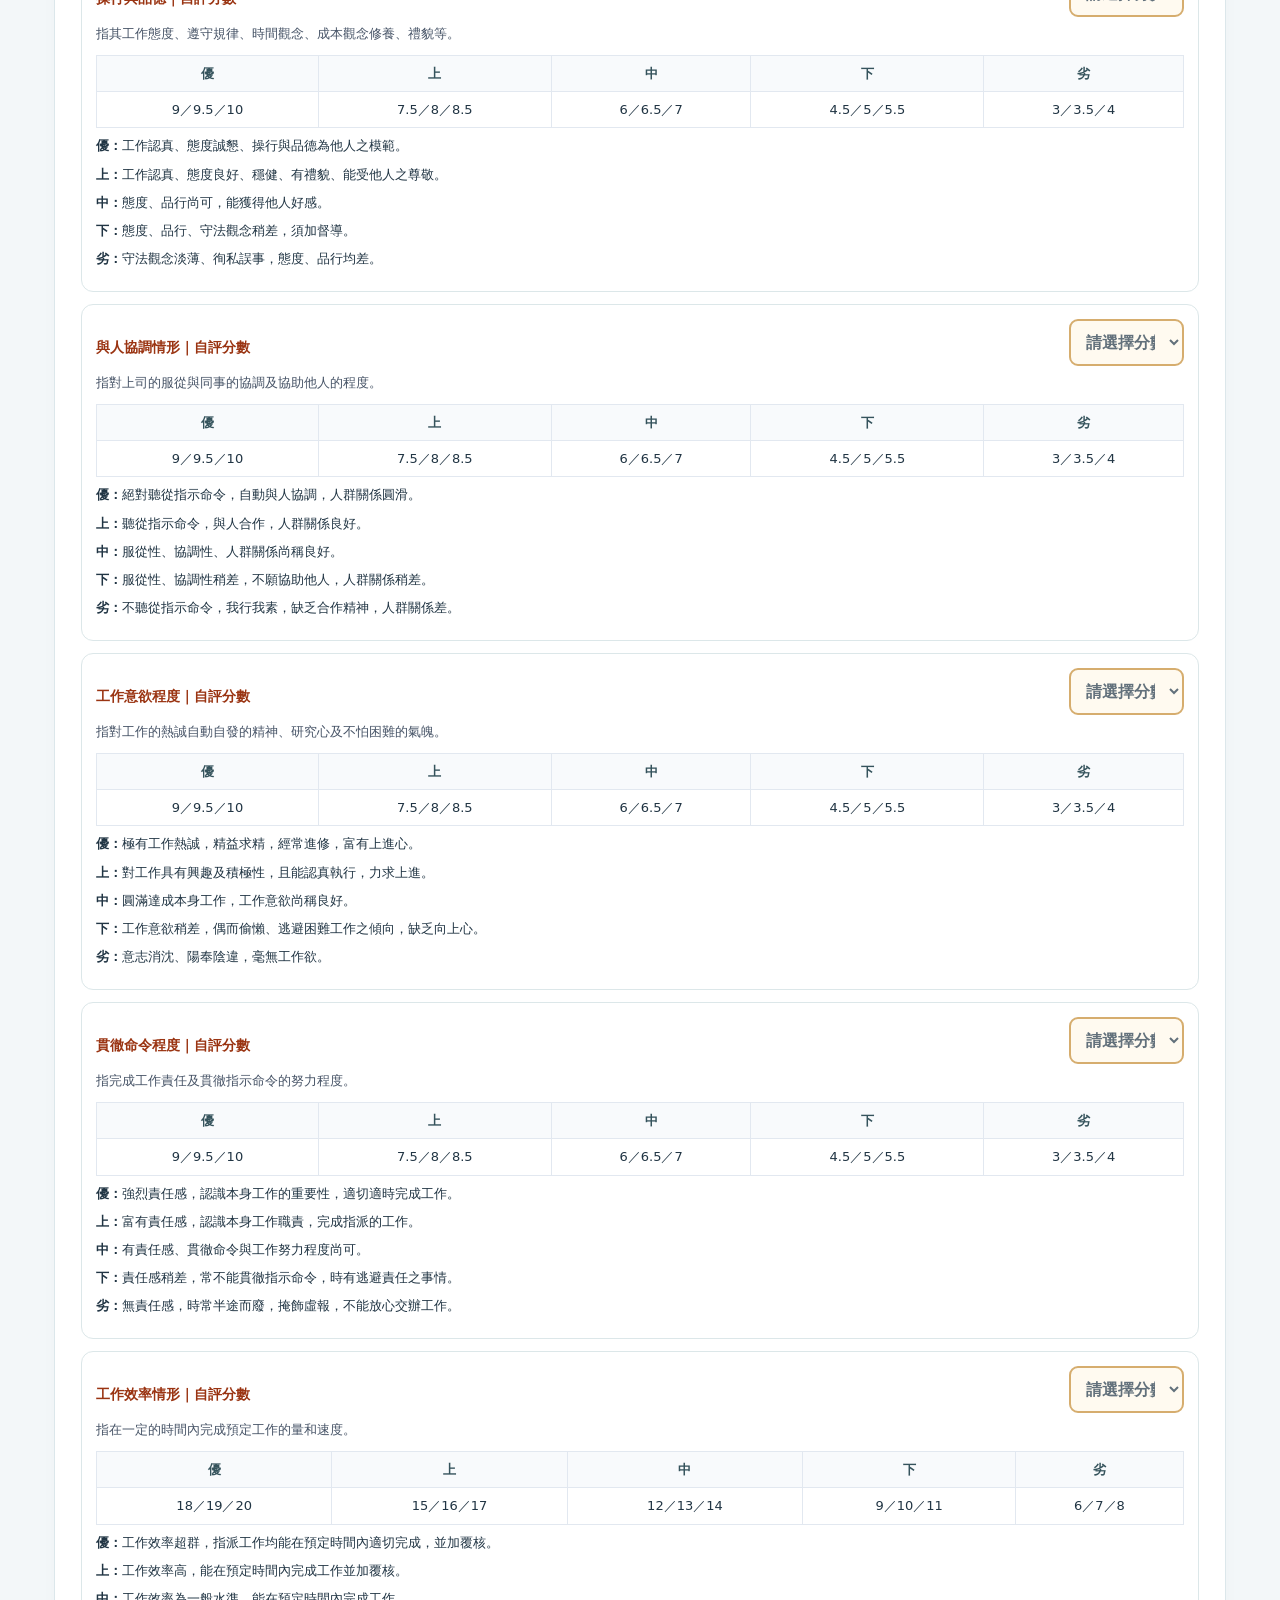
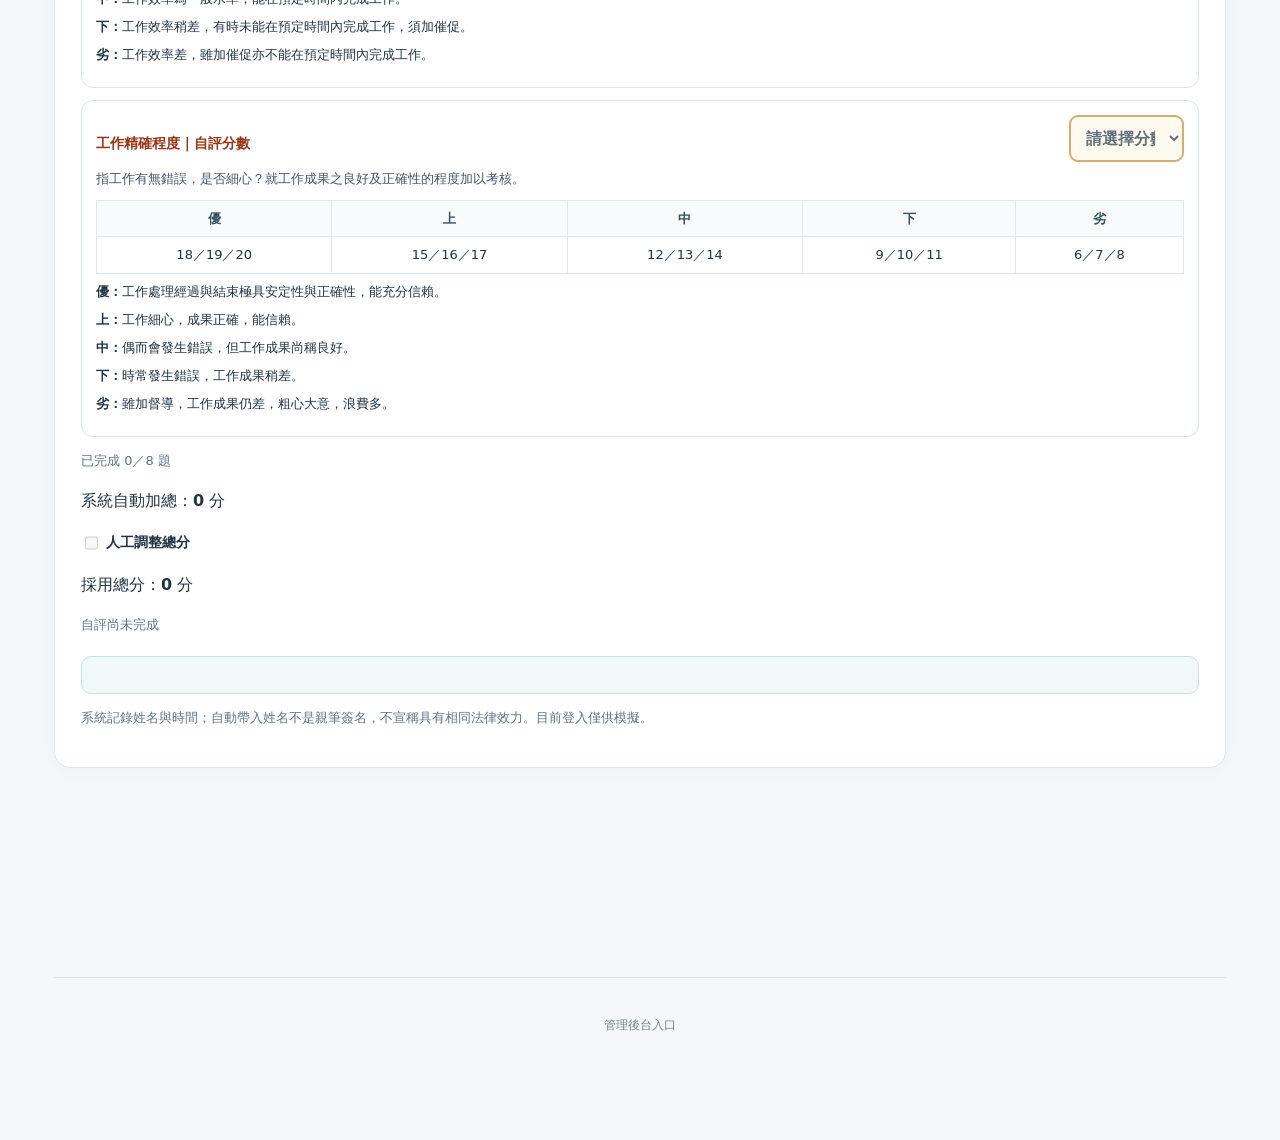
<file: employee-interview-system/prototype/integrated-demo.html>
<!doctype html>
<html lang="zh-Hant">
<head><meta name="referrer" content="no-referrer"><meta http-equiv="Content-Security-Policy" content="default-src 'self'; script-src 'self'; style-src 'self' 'unsafe-inline'; img-src 'self' data: blob:; connect-src https://script.google.com https://script.googleusercontent.com; base-uri 'none'; form-action 'none'; frame-src 'self'; object-src 'none'"><script src="/employee-interview-system/config.js"></script><script src="/employee-interview-system/runtime.js?v=5"></script><script src="/employee-interview-system/portal-bootstrap-transport.js"></script><script src="/employee-interview-system/email-step-up.js"></script><script src="/employee-interview-system/google-backup.js"></script>
<meta charset="utf-8"><meta name="viewport" content="width=device-width, initial-scale=1">
<script src="portal-config.js"></script><script src="portal-bootstrap.js"></script>
<title>員工面談暨考績自評</title>
<style>
*{box-sizing:border-box}body{margin:0;background:#f5f7fb;color:#202a37;font-family:system-ui,"Noto Sans TC",sans-serif}main{max-width:720px;margin:auto;padding:22px 16px 60px}header{margin-bottom:22px}h1{font-size:23px;margin-bottom:8px}h2{font-size:17px;margin:0 0 14px}.hint{color:#667085;font-size:13px}.card{background:white;border:1px solid #e5e9f0;border-radius:14px;padding:20px;margin:16px 0}label{display:block;font-weight:600;font-size:14px;margin:14px 0 5px}input,textarea,select{width:100%;border:1px solid #cbd5e1;border-radius:8px;padding:11px;font:inherit;background:white}textarea{min-height:92px;resize:vertical}.grid{display:grid;grid-template-columns:1fr 1fr;gap:12px}@media(max-width:600px){.grid{grid-template-columns:1fr}}button{padding:11px 18px;border:0;border-radius:9px;font:inherit;cursor:pointer;background:#183153;color:white}button.secondary{background:#e9eef5;color:#243347}.actions{display:flex;gap:10px;flex-wrap:wrap}.score{display:flex;gap:12px;align-items:center;justify-content:space-between;border-bottom:1px solid #eef1f5;padding:8px 0}.score input{max-width:110px}output{font-weight:700}.rubric{margin:12px 0;padding:14px;border:1px solid #e2e8f0;border-radius:10px}.rubric-head{display:flex;align-items:center;justify-content:space-between;gap:12px;flex-wrap:wrap}.rubric-head input{max-width:115px;border:2px solid #d97706;background:#fffbeb;font-weight:700}.rubric-head label{color:#9a3412;font-weight:800}.rubric-head .score-error{margin:0 4px 0 auto;color:#b91c1c;font-size:13px;font-weight:700}.rubric-head select{max-width:115px;border:2px solid #d97706;background:#fffbeb;font-weight:700}.rubric-head input.invalid{border-color:#dc2626;background:#fef2f2}.score-error{font-size:12px;color:#b91c1c;margin:5px 0 0;font-weight:600}.rubric:focus-within{border-color:#f59e0b;box-shadow:0 0 0 2px #fef3c7}.score-focus{display:inline-block;background:#fef3c7;color:#92400e;padding:5px 10px;border-radius:7px;font-size:13px;font-weight:700;margin-bottom:8px}.rubric-desc{font-size:13px;color:#475467;margin:6px 0 10px}.rubric table{width:100%;border-collapse:collapse;font-size:13px}.rubric th,.rubric td{border:1px solid #e2e8f0;padding:7px 5px;text-align:center}.rubric th{background:#f8fafc}.rubric small{color:#667085}.signature-pad{width:100%;height:170px;border:2px dashed #94a3b8;border-radius:10px;background:#fff;touch-action:none;display:block}.signature-pad.confirmed{border:2px solid #16a34a;background:#f0fdf4}.signature-controls{display:flex;gap:10px;margin-top:10px;flex-wrap:wrap}.signature-state{font-size:13px;color:#475467;margin-top:8px}#checkStatus{font-size:13px;font-weight:700}.required-error{border:2px solid #dc2626!important;background:#fff7f7!important}.field-error{font-size:12px;color:#b91c1c;font-weight:700;margin:4px 0}.warning{background:#fff7e6;border:1px solid #f4d398;border-radius:9px;padding:12px;font-size:13px}

/* Single-site HR demo shell; NOT an authentication boundary. */
.admin-nav #showEmployees{background:#dbeafe;color:#1d4ed8;border:1px solid #93c5fd;font-weight:700}.admin-nav #showAccounts{background:#dcfce7;color:#166534;border:1px solid #86efac;font-weight:700}.admin-nav #showReviews{background:#f3e8ff;color:#7e22ce;border:1px solid #d8b4fe;font-weight:700}.admin-nav #showMultiSite{background:#ffedd5;color:#9a3412;border:1px solid #fdba74;font-weight:700}.admin-nav #showAcceptance{background:#e0f2fe;color:#075985;border:1px solid #7dd3fc;font-weight:700}.admin-nav button.active{outline:2px solid currentColor;outline-offset:1px}
.period-preview{margin:0 0 14px;border:1px solid #d5ddea;background:#f8fafc;padding:12px;border-radius:10px;font-size:13px}.period-preview strong{display:block;margin-bottom:6px}.period-preview .preview-note{margin-top:8px;color:#667085}.period-preview .preview-state{font-weight:700;margin:8px 0}.period-preview select{max-width:250px;padding:7px;font-size:13px}

.admin-nav{display:flex;align-items:center;gap:9px;flex-wrap:wrap;padding:12px 18px;background:#fff;border-bottom:1px solid #e5e9f0}.admin-nav button{font-size:13px;padding:9px 12px}.admin-nav .hint{margin-left:auto}.admin-frame{height:calc(100vh - 120px)}
.site-header{display:flex;align-items:flex-start;justify-content:space-between;gap:12px}.site-header h1{margin-top:0}.admin-entry{white-space:nowrap;background:#e9eef5;color:#243347;font-size:13px;padding:9px 12px}.admin-shell[hidden]{display:none!important}.admin-shell{position:fixed;inset:0;background:#f5f7fb;z-index:30;overflow:auto}.admin-top{position:sticky;top:0;z-index:1;background:#fff;border-bottom:1px solid #e5e9f0;padding:12px 18px;display:flex;align-items:center;justify-content:space-between;gap:12px}.admin-top strong{font-size:16px}.admin-top button{padding:8px 12px;font-size:13px}.admin-intro{max-width:900px;margin:22px auto;padding:0 18px}.admin-intro .warning{margin:12px 0}.admin-actions{display:flex;gap:10px;flex-wrap:wrap}.admin-frame{display:block;width:100%;height:calc(100vh - 65px);border:0;background:#f5f7fb}.admin-login{max-width:470px;margin:45px auto;background:white;border:1px solid #e5e9f0;border-radius:14px;padding:24px}.admin-login h2{margin-top:0}.admin-login p{line-height:1.65}.admin-login button{width:100%}@media(max-width:600px){.site-header{flex-wrap:wrap}.admin-entry{margin-left:auto}.admin-login{margin:20px 12px}}

.brand-lockup{display:flex;align-items:center;gap:14px}.company-logo{object-fit:contain;flex:none;background:transparent;max-width:58px;height:auto}.company-logo[hidden]{display:none!important}@media(max-width:600px){.company-logo{max-width:44px}.brand-lockup{gap:10px}}
/* Unified visual refresh: calm navy + teal, readable forms and consistent surfaces. */
:root{--brand:#174b59;--brand-dark:#103946;--teal:#0d766d;--ink:#213544;--muted:#617485;--line:#dbe6e9;--canvas:#f2f7f7;--focus:#b9e5de}
body{background:var(--canvas);color:var(--ink);line-height:1.65}
main{max-width:1120px;padding:30px 24px 76px}
h1{font-size:clamp(23px,2.2vw,29px);letter-spacing:.02em;color:var(--brand-dark);font-weight:800}
h2{color:var(--brand-dark);font-weight:750;letter-spacing:.015em}
.card,.panel{background:#fff;border:1px solid var(--line);border-radius:16px;box-shadow:0 5px 20px rgba(22,69,78,.045);padding:24px;margin-top:18px}
.card h2,.panel h2{padding-bottom:12px;border-bottom:1px solid #edf2f3;margin-bottom:17px}
.muted,.hint,.small{color:var(--muted)}
input,select,textarea{border:1px solid #cbdadd;border-radius:9px;background:#fff;color:var(--ink);min-height:42px}
input:focus,select:focus,textarea:focus{outline:3px solid var(--focus);outline-offset:0;border-color:var(--teal)}
button{background:var(--brand);border-radius:9px;font-weight:650;transition:background .15s,transform .15s}
button:hover:not(:disabled){background:var(--brand-dark)}
button.secondary{background:#eaf2f3;color:var(--brand-dark)}
button.secondary:hover:not(:disabled){background:#dcebec}
button:focus-visible,a:focus-visible{outline:3px solid #56c7b5;outline-offset:3px}
th{background:#f0f6f6;color:#35535c;font-weight:750}
td,th{border-bottom-color:#e7eeee}
table tbody tr:hover{background:#f7fbfa}
.warning,.warn,.banner{background:#fff9ed;border:1px solid #efdfb9;color:#705729;border-radius:12px}
.actions{gap:10px}
@media(max-width:720px){main{padding:18px 13px 50px}.card,.panel{padding:17px;border-radius:13px}h1{font-size:23px}}


main{max-width:880px}
.site-header{display:flex;align-items:center;justify-content:space-between;gap:18px;padding:12px 0 16px;border-bottom:2px solid #d8e8e8}
.site-header h1{margin:0 0 4px}.site-header .hint{margin:0}
.admin-entry{background:#e7f2f1!important;color:#13594f!important;border:1px solid #b8dad3!important}
.admin-top{background:#fff;border-bottom:1px solid var(--line)}
.admin-nav{background:#fff!important;gap:10px!important;padding:15px 22px!important;border-bottom:1px solid var(--line)!important}
.admin-nav button{background:#f2f6f7!important;color:#31535b!important;border:1px solid #dbe8e9!important;border-radius:10px!important}
.admin-nav button.active{background:#dcefeb!important;color:#075d55!important;outline:2px solid #9dcfc5!important}
.admin-nav button:hover{background:#e6f2f0!important}
.period-preview{border-color:#c9dfe0;background:#f4faf9}
.rubric{border-color:#dce7e9;border-radius:12px;background:#fff}
.rubric-head input,.rubric-head select{border-color:#c58b32;background:#fff9eb}
.score-focus{background:#fff3d8;color:#845514}
@media(max-width:720px){.site-header{align-items:flex-start;flex-direction:column}.admin-nav{padding:12px!important}}


.employee-footer{display:flex;justify-content:center;padding:26px 12px 12px;border-top:1px solid #dbe6e9;margin-top:28px}.employee-footer .admin-entry{background:transparent!important;border:0!important;color:#72848b!important;font-size:12px!important;font-weight:500;padding:7px 10px}.employee-footer .admin-entry:hover{color:#174b59!important;text-decoration:underline;background:transparent!important}

/* Keep HR title and all six tabs visible while scrolling the admin shell */
.admin-top{position:sticky!important;top:0!important;z-index:12!important;background:#fff!important}.admin-nav{position:sticky!important;top:58px!important;z-index:11!important;background:#fff!important;box-shadow:0 3px 10px rgba(20,55,62,.06)}#adminDemo{display:contents}#adminDemo[hidden]{display:none!important}.admin-frame{height:calc(100vh - 180px)!important;min-height:500px;overflow:auto}@media(max-width:700px){.admin-nav{top:58px!important;overflow-x:auto;flex-wrap:nowrap!important}.admin-nav button{white-space:nowrap}.admin-nav .hint{display:none}.admin-frame{height:calc(100vh - 160px)!important;min-height:350px}}

/* Login preview is intentionally disabled until server-side authentication exists */
.login-preview{padding:15px 0 8px}.login-preview label{margin-top:10px}.login-preview input{background:#f2f5f6;color:#71818a}.login-preview button{width:100%;margin-top:14px;opacity:.55;cursor:not-allowed}.demo-divider{text-align:center;border-top:1px solid #dce5e7;margin:20px 0 12px;padding-top:12px;color:#667b82;font-size:12px}
</style></head>
<body><main>
<header class="site-header"><div class="brand-lockup"><img class="company-logo" src="assets/yuhtong-logo-transparent.png" alt="鈺通營造公司 LOGO" width="58" height="65"><div><h1>員工面談暨考績自評</h1><p class="hint">員工面談與考績管理｜尚未連接公司員工名單或後端，請勿填寫真實個資</p></div></header>
<section id="identityDemo" hidden><form id="identityDemoForm"></form></section>
<div class="warning">目前僅供演練畫面與計算功能。瀏覽器暫存不是正式安全的跨裝置草稿恢復機制。</div><aside class="period-preview" aria-label="員工端開放狀態預覽"><strong>員工端狀態預覽（僅示意，不限制下方演練表單）</strong><label for="previewMode">預覽情境</label><select id="previewMode"><option value="saved">依人事後台演練設定</option><option value="draft">尚未開放</option><option value="open">開放填寫</option><option value="closed">已截止／關閉</option><option value="submitted">員工已送出</option></select><div id="previewState" class="preview-state" role="status"></div><div class="preview-note">正式版才會由伺服器判斷是否可填寫。此處不代表員工已登入、送出或取得考績資料。</div></aside>
<section class="card"><h2>一、基本資料</h2><div><label for="role">考績表類別（演練選擇）</label><select id="role"><option value="staff">一般職員</option><option value="supervisor">主管人員</option></select><p class="hint">演練環境手動切換；正式版將依員工資料帶入。</p></div><div class="grid"><div><label for="name">姓名</label><input id="name" autocomplete="off" placeholder="演練請用假名"></div><div><label for="department">部門</label><input id="department" placeholder="待後端自動帶入" readonly></div></div><p class="hint">正式版輸入姓名後才由後端查詢；同名需再核對，不向瀏覽器提供整份名單。</p></section>
<section class="card"><h2>二、員工面談</h2><div id="interview"></div></section>
<section class="card"><h2>三、工作成果</h2><p class="hint">依 Word 原表格逐項填寫，共 4 項。成果可說明進度、品質、效率、成本節省、風險控管、流程改善或其他具體貢獻。</p><div id="projectRows"></div></section>
<section class="card"><h2>四、考績自評</h2><p class="hint">依所選類別顯示原始 Word 的八項考核標準、評語及分數。本頁僅供演練。</p><div class="score-focus">★ 請注意：每題「自評分數」請填在橘黃色欄位</div><div id="scores"></div><p id="scoreProgress" class="hint">已完成 0／8 題</p><p>系統自動加總：<output id="sum">0</output> 分</p><label><input id="override" type="checkbox" style="width:auto"> 人工調整總分</label><div id="manualBox" hidden><label for="manual">調整後分數</label><input id="manual" type="number" min="0" step="0.5"><label for="reason">調整原因</label><textarea id="reason"></textarea></div><p>採用總分：<output id="effective">0</output> 分</p><p id="scoreCompletion" class="hint">自評尚未完成</p><div id="submissionReceipt" class="submission-receipt" role="status"></div><p class="hint" id="confirmationMeaning"></p></section>
<section class="card"><div class="actions"><button id="save" type="button">暫存草稿</button><button id="resume" class="secondary" type="button">恢復已存草稿</button><button id="reset" class="secondary" type="button">清除本機演練草稿</button><button id="check" class="secondary" type="button">檢查填寫完整性</button><button id="submit" class="secondary" type="button" disabled>正式送出（尚未開放）</button></div><p id="checkStatus" role="status"></p><p id="draftInfo" class="hint">尚無暫存紀錄</p><p id="status" class="hint" role="status"></p></section>
<footer class="employee-footer"><button type="button" class="admin-entry" id="openAdmin">管理後台入口</button></footer>
</main>
<div id="adminShell" class="admin-shell" hidden>
<div class="admin-top"><strong>鈺通營造｜人事管理後台</strong><button type="button" class="secondary" id="exitAdmin">← 返回員工填寫頁</button></div>
<div id="adminLogin" class="admin-login"><h2>人事後台入口</h2><p class="warning">這是畫面整合演練，<strong>尚未建立真正的帳號、密碼或權限驗證</strong>。請勿輸入真實帳密或員工資料。</p><p class="hint">依目前公司 POP/SMTP Outlook 信箱環境，先預覽「公司信箱＋一次性驗證碼」登入流程；正式寄信與驗證服務尚未建立。</p><div class="login-preview" aria-label="公司信箱一次性驗證碼登入流程預覽"><label for="previewAdminEmail">公司 Outlook 信箱</label><input id="previewAdminEmail" type="email" placeholder="正式版啟用後填寫" disabled autocomplete="off"><button type="button" disabled title="尚未串接寄信與身分驗證服務">寄送一次性驗證碼（尚未啟用）</button><label for="previewAdminCode">電子郵件驗證碼</label><input id="previewAdminCode" inputmode="numeric" type="text" placeholder="正式版啟用後填寫" disabled autocomplete="off"><button type="button" disabled title="尚未建立伺服端驗證與權限檢查">驗證並登入（尚未啟用）</button><p class="hint">正式版規劃：驗證碼限時、限次數且僅能使用一次；驗證通過後，系統仍會檢查是否為已授權的人事帳號。此頁目前不寄信、不驗證，也不收集任何帳號資料。</p></div><div class="demo-divider">以下僅供測試版面與功能流程</div><button type="button" id="enterDemoAdmin">進入後台示意畫面（測試）</button></div>
<div id="adminDemo" hidden><nav class="admin-nav" aria-label="人事後台功能"><button type="button" class="secondary" id="showEmployees">員工資料管理</button><button type="button" class="secondary" id="showAccounts">帳號與權限管理</button><button type="button" class="secondary" id="showReviews">考績年度／資料查詢</button><button type="button" class="secondary" id="showMultiSite">多工地評核管理</button><button type="button" class="secondary" id="showAcceptance">人事流程試行</button><button type="button" class="secondary" id="showMaintenance">系統維護中心</button><span class="hint">正式收件、Word 下載及後端權限：尚未串接</span></nav><iframe id="adminFrame" class="admin-frame" title="人事後台功能頁面" loading="lazy"></iframe></div>
</div>
<script src="inline-integrated-demo-1.js"></script>
<!-- Original form preserved verbatim above; mock workflow is an additive adapter. -->
<script src="original-form-schema.js"></script>
<script src="integrated-demo.js"></script>
<script src="original-form-workflow.js"></script>
<script src="/employee-interview-system/offline/credentials-ui.js"></script><script src="/employee-interview-system/local/management.js"></script></body></html>
</file>
<file: employee-interview-system/prototype/site.css>
:root{--brand:#174b59;--brand-dark:#103946;--accent:#0d766d;--ink:#213544;--muted:#617485;--line:#dbe6e9;--surface:#fff;--canvas:#f4f8fa}
*{box-sizing:border-box}html{scroll-padding-top:130px}body{margin:0;background:var(--canvas);color:var(--ink);font:16px/1.65 system-ui,"Microsoft JhengHei",sans-serif}
[hidden]{display:none!important}button,input,select,textarea{font:inherit}button,.button-link{min-height:44px;border:0;border-radius:8px;padding:10px 16px;background:var(--brand);color:#fff;cursor:pointer;text-decoration:none;display:inline-flex;align-items:center;justify-content:center;gap:6px;max-width:100%;white-space:normal;overflow-wrap:anywhere}
button.secondary,.button-link.secondary{background:#e8f0f3;color:var(--brand-dark)}button:disabled{opacity:.45;cursor:not-allowed}input:not([type=checkbox]):not([type=file]),select,textarea{width:100%;min-height:46px;border:1px solid #c5d6dc;border-radius:8px;padding:10px 12px;background:#fff;color:var(--ink)}textarea{line-height:1.8;resize:vertical}input[type=checkbox]{width:20px;height:20px;accent-color:var(--accent);vertical-align:middle}input[type=file]{width:100%;padding:10px;border:1px solid var(--line);border-radius:8px}label{display:block;font-weight:600;margin:12px 0 6px}h1,h2,h3,p{overflow-wrap:anywhere}h1{font-size:23px;line-height:1.4}h2{font-size:21px}h3{font-size:17px}a{color:var(--brand)}:focus-visible{outline:3px solid #8dd1c7;outline-offset:3px}
.site-header{display:flex;align-items:center;gap:14px;max-width:1600px;margin:auto;padding:20px 24px;border-bottom:1px solid var(--line)}.site-header img{width:52px;height:auto;flex:none;object-fit:contain}.site-titles{min-width:0;flex:1}.site-header h1{margin:2px 0}.site-company{font-size:14px;color:var(--muted);margin:0}.site-header .hr-link{font-size:14px;flex:none}.environment-tag{font-size:12px;padding:3px 8px;border-radius:5px;background:#fff0cd;color:#80591d;white-space:nowrap}
.login-page{max-width:570px;margin:clamp(24px,7vh,70px) auto;padding:0 18px}.login-card{padding:30px;background:#fff;border:1px solid var(--line);border-radius:14px;box-shadow:0 6px 30px #1b465b08}.login-card h2{margin:5px 0 10px}.page-eyebrow{font-size:13px;letter-spacing:.08em;color:var(--accent);margin:0}.login-card button{width:100%;margin-top:22px}.login-note,.muted{color:var(--muted);font-size:13px}.login-card details{font-size:13px;margin-top:20px}.login-card summary{cursor:pointer}#loginStatus{color:#a33c23;min-height:1.5em}.site-footer{padding:24px 12px;text-align:center;font-size:12px;color:var(--muted)}
.portal-site main>header{display:flex;align-items:center;gap:12px;margin:0 0 16px;padding:14px 0;background:var(--canvas);border-bottom:1px solid var(--line)}.portal-site main>header h1{font-size:23px}.portal-site main>header p{font-size:14px}.portal-site #portalBanner{display:flex;align-items:center;gap:12px;margin:0 0 20px;padding:0;background:none;border:0;box-shadow:none}.portal-site #portalBanner h2{font-size:15px;margin:0;border:0}.portal-site #portalBanner p{font-size:13px;margin:0}.portal-site #portalBanner button{margin-left:auto}.portal-site #openWorkflow,.portal-site #openAdmin,.portal-site #portalOpenHr,.portal-site #resetDemo,.portal-site .preview-disclosure,.portal-site #identityDemo,.portal-site #closeWorkflow,.portal-site .employee-footer{display:none!important}.portal-site main>.warning{display:none}.portal-site #confirmationMeaning{font-size:13px}.portal-site #draftTools{margin-top:8px}.portal-site #formIdentity{margin:10px 0;color:var(--muted);font-size:14px}
.portal-employee-page #workflowDialog{display:none!important}.portal-employee-page main{max-width:1220px}.portal-employee-page #employeeBasics label[for=role],.portal-employee-page #employeeBasics #role,.portal-employee-page #employeeBasics #role+p{display:none}.portal-employee-page .employee-actions{bottom:0}
.portal-hr-page main{max-width:none;width:100%;padding:16px clamp(12px,2vw,36px) 40px}.portal-hr-page #employeeBasics,.portal-hr-page #employeeInterview,.portal-hr-page #employeeProjects,.portal-hr-page #employeeScores,.portal-hr-page #employeeActions,.portal-hr-page #fillProgress,.portal-hr-page #formIdentity{display:none!important}
.portal-hr-page #workflowDialog{display:block;width:100%;max-height:none;overflow:visible;position:static;margin:0;padding:0;border:0;border-radius:0;background:none;box-shadow:none}.portal-hr-page #workflowDialog>.actions{position:static;top:auto;padding:0;background:none;border:0}.portal-hr-page #workflowTitle{font-size:18px;margin:0 0 16px}.portal-hr-page #workflowDialog>.warning,.portal-hr-page #workflowDialog>.grid,.portal-hr-page #workflowDialog>label,.portal-hr-page #workflowDialog>#employee,.portal-hr-page #flowIdentity,.portal-hr-page #progress,.portal-hr-page #workflowSelf{display:none!important}.portal-hr-page #workflowDialog #logoutMock{display:none}.portal-hr-page #workflowDialog .workflow-layout{display:grid;grid-template-columns:180px minmax(0,1fr);gap:26px}.portal-hr-page #workflowDialog #workflowHr{border:0;padding:0;box-shadow:none;background:transparent}.portal-hr-page #workflowHr>h2{display:none}.portal-hr-page .workflow-nav{position:sticky;top:16px;min-width:0;padding:0}.portal-hr-page .workflow-nav a{padding:11px 13px;background:transparent;border-radius:7px;font-size:14px}.portal-hr-page .workflow-nav a:hover,.portal-hr-page .workflow-nav a.active{background:#e3efef}.portal-hr-page #storedRecord{margin:26px 0 0 206px;padding:20px;background:white;border:1px solid var(--line);border-radius:10px}.portal-hr-page #workflowDialog .status-overview{margin-top:0}.portal-hr-page #hrRosterTools{display:none}.portal-hr-page #workflowDialog .workflow-table{background:white;border:1px solid var(--line);border-radius:10px}.portal-hr-page #workflowDialog .workflow-table table{min-width:1000px}.portal-hr-page #workflowDialog #flowStatus{margin:0 0 16px;font-size:14px}.portal-hr-page #toggleNavigation{display:none}.portal-hr-page #workflowDialog #periodState,.portal-hr-page #workflowDialog #togglePeriod{display:none}
.admin-section{min-width:0;background:white;border:1px solid var(--line);border-radius:10px;padding:22px;margin:24px 0;scroll-margin-top:24px}.admin-section h2,.admin-section h3{margin-top:0;border:0!important;padding:0!important}.section-heading{display:flex;align-items:center;justify-content:space-between;gap:12px;flex-wrap:wrap}.toolbar{display:flex;gap:9px;flex-wrap:wrap;align-items:center;margin:14px 0}.toolbar>*{max-width:100%}.field-grid{display:grid;grid-template-columns:repeat(3,minmax(0,1fr));gap:12px 18px}.field-grid>div{min-width:0}.field-grid .wide{grid-column:1/-1}.table-wrap{overflow-x:auto;border:1px solid var(--line);border-radius:9px;background:white;margin:16px 0}.table-wrap table{width:100%;min-width:920px;border-collapse:collapse;table-layout:auto}.table-wrap th,.table-wrap td{padding:11px 12px;text-align:left;border-bottom:1px solid #e6eef0;vertical-align:middle;overflow-wrap:anywhere}.table-wrap th{background:#f3f8fa;font-size:13px}.table-wrap td{font-size:14px}.table-wrap .compact-actions{display:flex;gap:6px;flex-wrap:wrap}.table-wrap button{font-size:13px;padding:8px 10px}.form-editor{border-top:1px solid var(--line);padding-top:18px}.inline-options{display:flex;gap:16px;flex-wrap:wrap}.inline-options label{font-weight:400;margin:4px 0}.status-message{padding:10px 0;font-size:14px;overflow-wrap:anywhere}.error-message{color:#9b3526}.import-summary{display:flex;gap:10px;flex-wrap:wrap}.import-summary span{padding:8px 12px;background:#eef5f5;border-radius:7px;font-size:14px}.error-cell{color:#9b3526;min-width:200px}.hint-scroll{font-size:13px;color:var(--muted)}.selected-count{font-size:14px;color:var(--brand)}
@media(min-width:1600px){.portal-hr-page #workflowDialog .workflow-layout{grid-template-columns:205px minmax(0,1fr)}.portal-hr-page #storedRecord{margin-left:231px}}
@media(max-width:1024px){.field-grid{grid-template-columns:repeat(2,minmax(0,1fr))}.portal-hr-page #workflowDialog .workflow-layout{grid-template-columns:155px minmax(0,1fr);gap:16px}.portal-hr-page #storedRecord{margin-left:171px}.portal-hr-page .status-overview{grid-template-columns:repeat(3,minmax(0,1fr))}}
@media(max-width:767px){html{scroll-padding-top:12px}.site-header{padding:16px 12px;gap:9px;flex-wrap:wrap}.site-header img{width:42px}.site-header h1,.portal-site main>header h1{font-size:18px}.site-company{font-size:12px}.site-header .hr-link{font-size:13px}.environment-tag{font-size:11px}.login-page{margin-top:24px;padding:0 12px}.login-card{padding:22px 18px}.portal-site main>header{padding:10px 0}.portal-site #portalBanner{flex-wrap:wrap;gap:8px;margin-bottom:14px}.portal-site #portalBanner h2{font-size:14px}.portal-site #portalBanner p{display:none}.portal-site #portalBanner button{font-size:13px;padding:8px 10px}.portal-hr-page main{padding:12px}.portal-hr-page #workflowDialog .workflow-layout{grid-template-columns:minmax(0,1fr);gap:12px}.portal-hr-page #workflowDialog .workflow-nav{position:static;flex-direction:column;overflow:visible;background:#eaf2f4;padding:8px;border-radius:8px}.portal-hr-page:not(.nav-expanded) .workflow-nav{display:none}.portal-hr-page #toggleNavigation{display:inline-flex;font-size:14px}.portal-hr-page #storedRecord{margin-left:0;padding:14px}.field-grid{grid-template-columns:minmax(0,1fr)}.field-grid .wide{grid-column:auto}.admin-section{padding:16px 12px;margin:18px 0}.toolbar{gap:8px}.toolbar input,.toolbar select{flex:1 1 100%;min-width:0}.toolbar button{flex:1 1 auto;min-width:0}.portal-hr-page #workflowDialog .status-overview{grid-template-columns:repeat(2,minmax(0,1fr))}.portal-hr-page #workflowDialog .status-overview>div:last-child{grid-column:1/-1}.portal-site input,.portal-site select,.portal-site textarea{min-width:0}.portal-hr-page #workflowDialog .workflow-table{max-width:100%}}

.portal-site .grid{grid-template-columns:repeat(2,minmax(0,1fr))}.portal-site .grid>div{min-width:0}.portal-site main>header{flex-wrap:wrap}.portal-hr-page #workflowDialog .table-wrap table{min-width:1080px}.table-wrap td{white-space:pre-line}
@media(max-width:767px){.portal-site .grid{grid-template-columns:minmax(0,1fr)}}

/* Stage 8 shared masthead and independent management pages. */
body>.site-header{flex-direction:row}
body>.site-header{display:flex;align-items:center;justify-content:flex-start;min-height:104px;max-width:none;width:100%;padding:20px 28px;margin:0;border-bottom:1px solid var(--line);gap:14px;background:var(--canvas)}body>.site-header>img{display:block;width:52px;max-width:52px;height:auto;object-fit:contain;flex:none}body>.site-header .site-titles{flex:1;min-width:0}body>.site-header h1{font:700 23px/1.4 system-ui,"Microsoft JhengHei",sans-serif;letter-spacing:0;margin:2px 0;color:var(--brand-dark)}body>.site-header .site-company{font:400 14px/1.65 system-ui,"Microsoft JhengHei",sans-serif;margin:0;color:var(--muted)}
.stage8-site main{padding-top:16px}.stage8-site.portal-hr-page main{width:100%;max-width:none;padding:18px 28px 50px}.stage8-site #workflowTitle{display:none}.stage8-site #workflowHr{min-width:0}.stage8-site #stage8Pages{min-width:0}.stage8-site .management-page{min-width:0;margin:0;padding:0}.stage8-site .management-page>h2{font-size:23px;margin:0 0 20px}.stage8-site .management-page .admin-section{margin-top:0}.stage8-site .workflow-nav{align-self:start}.stage8-site #storedRecord{margin:20px 0;padding:18px}.stage8-site .status-overview{display:grid;grid-template-columns:repeat(auto-fit,minmax(145px,1fr));gap:14px}.stage8-site #hrOverview{display:none!important}.stage8-site #eligibilityNotice{padding:12px 16px;border-left:4px solid var(--accent);background:white;overflow-wrap:anywhere}.stage8-site #page-appraisals [data-action=printed],.stage8-site #page-appraisals [data-action=received],.stage8-site #page-appraisals [data-action=archived]{display:none}.stage8-site #qualificationEditor{margin-top:24px;padding-top:20px;border-top:1px solid var(--line)}.paper-row{display:flex;align-items:center;justify-content:space-between;gap:16px;flex-wrap:wrap;background:white;border:1px solid var(--line);border-radius:8px;padding:14px;margin:10px 0}.stage8-site input[type=date]{max-width:100%;min-width:0;box-sizing:border-box}.stage8-site #rosterEditor{margin-top:20px}.stage8-site #rosterPageSize{width:auto}.stage8-site #policyImpact{white-space:pre-line}.stage8-site #policyEditor{background:white;border:1px solid var(--line);padding:18px;border-radius:10px}.stage8-site .management-page>select{max-width:420px;margin-bottom:14px}
@media(min-width:1600px){.stage8-site.portal-hr-page #workflowDialog .workflow-layout{grid-template-columns:220px minmax(0,1fr);gap:30px}}
@media(max-width:767px){body>.site-header{min-height:112px;padding:14px 12px;gap:9px;flex-wrap:wrap}body>.site-header>img{width:42px;max-width:42px}body>.site-header h1{font-size:18px}body>.site-header .site-company{font-size:12px}.stage8-site.portal-hr-page main{padding:12px}.stage8-site #portalBanner{flex-wrap:wrap}.stage8-site #portalBanner button{flex:1 1 auto}.stage8-site #workflowDialog .status-overview{grid-template-columns:repeat(2,minmax(0,1fr))}.stage8-site #workflowDialog .status-overview>div:last-child{grid-column:auto}.stage8-site #policyEditor{padding:12px}.stage8-site #storedRecord{margin:16px 0;padding:12px}.stage8-site .management-page>h2{font-size:21px}.stage8-site #rosterPageSize{width:100%}}
@media(max-width:767px){body>.site-header{display:grid;grid-template-columns:42px minmax(0,1fr);grid-template-rows:auto 24px;align-items:center}body>.site-header>img{grid-column:1;grid-row:1}body>.site-header .site-titles{grid-column:2;grid-row:1}body>.site-header .environment-tag{grid-column:1/3;grid-row:2;justify-self:start}body>.site-header .hr-link{grid-column:2;grid-row:2;justify-self:end}}

/* Stage 9: shared compact controls and a single routed management surface. */
:root:root{--brand:#173A4B;--brand-dark:#173A4B;--accent:#32677A;--canvas:#F5F7F9;--surface:#fff;--line:#DCE5EA;--muted:#617483;--ink:#233746;--danger:#9B4944}
html body{background:var(--canvas);color:var(--ink);font-family:system-ui,"Microsoft JhengHei",sans-serif}
body button,.portal-site button,.portal-site .employee-actions .actions button{min-height:34px;border-radius:6px;font-size:14px;line-height:1.45;padding:7px 12px;background:var(--brand);color:#fff;box-shadow:none}
body button.secondary,.portal-site button.secondary{background:#EAF0F3;color:var(--brand)}button:hover:not(:disabled){filter:brightness(.94)}button:disabled{opacity:.45}button:focus-visible,input:focus-visible,select:focus-visible,summary:focus-visible,a:focus-visible{outline:3px solid #91B9C6;outline-offset:2px}
.portal-site input:not([type=checkbox]):not([type=file]),.portal-site select,.portal-site textarea{min-height:40px;padding:8px 10px;border-color:var(--line);font-size:15px}.portal-site label{margin:9px 0 5px}.portal-site .admin-section{border:1px solid var(--line);padding:18px;margin:0;background:#fff;box-shadow:none}
.portal-site .field-grid{gap:10px 16px}.portal-site #workflowDialog .workflow-layout{grid-template-columns:172px minmax(0,1fr);gap:22px}.portal-site .workflow-nav a{padding:9px 12px;line-height:1.5;font-size:14px}.portal-site .workflow-nav a.active{background:#E5EEF2;color:var(--brand);font-weight:600}.portal-site #portalBanner button{margin-left:0}.portal-site #portalLogout{margin-left:auto}.portal-site #flowStatus:empty{display:none}.portal-site .configuration-notice{padding:12px;border:1px solid #DDC99C;background:#FFF8E9;font-size:14px}
.portal-site .heading-actions{display:flex;gap:8px;align-items:center;margin-left:auto}.portal-site #rosterTotal{font-size:13px;color:var(--muted)}.portal-site .section-heading{gap:10px;margin-bottom:14px}.portal-site .section-heading h2{margin:0}.portal-site #rosterPanel>.muted,.portal-site #rosterPanel>.hint-scroll{font-size:12px;margin:8px 0}.portal-site #rosterPanel>.field-grid{grid-template-columns:minmax(220px,2fr) repeat(3,minmax(120px,1fr))}
.portal-site #workflowDialog #rosterPanel .table-wrap table{table-layout:fixed;width:100%;min-width:1080px}.portal-site #rosterPanel th,.portal-site #rosterPanel td{padding:9px 8px;font-size:13px;vertical-align:middle}.portal-site #rosterPanel th:nth-child(1){width:42px}.portal-site #rosterPanel th:nth-child(2){width:105px}.portal-site #rosterPanel th:nth-child(3){width:15%}.portal-site #rosterPanel th:nth-child(4){width:9%}.portal-site #rosterPanel th:nth-child(5){width:19%}.portal-site #rosterPanel th:nth-child(6){width:95px}.portal-site #rosterPanel th:nth-child(7){width:60px}.portal-site #rosterPanel th:nth-child(8){width:125px}.portal-site #rosterPanel th:nth-child(9){width:172px}
.portal-site #rosterPanel td.compact-actions{display:table-cell!important;white-space:nowrap}.portal-site #rosterPanel td.compact-actions button{display:inline-flex;min-width:44px;min-height:32px;padding:6px 8px;margin-right:4px;font-size:13px}.portal-site #rosterPanel [data-roster-action=active]{color:var(--danger);background:#F7EEED}
.roster-footer{display:flex;align-items:center;gap:12px;flex-wrap:wrap}.roster-footer>.toolbar{margin:0 0 0 auto;flex-wrap:nowrap;gap:8px}.roster-footer #rosterPageSize{width:72px!important;flex:none}.roster-footer label{margin:0}.roster-footer #rosterPage{white-space:nowrap;font-size:13px}.roster-footer #rosterBulkMenu{position:relative}.roster-footer summary{cursor:pointer;border:1px solid var(--line);border-radius:6px;padding:7px 11px;font-size:14px;background:#fff}.bulk-menu-items{position:absolute;top:calc(100% + 6px);left:0;z-index:5;min-width:190px;display:flex;flex-direction:column;gap:6px;padding:10px;background:#fff;border:1px solid var(--line);border-radius:8px;box-shadow:0 4px 16px #173A4B12}.bulk-menu-items button{text-align:left;justify-content:flex-start}
.portal-site #page-import>h2,.portal-site #page-assignment>h2{display:none}.portal-site #backFromImport,.portal-site #backFromAssignment{margin-bottom:14px}.portal-site #rosterEditor{padding:20px;background:#fff;border:1px solid var(--line);border-radius:8px}.portal-site #rosterImport{max-width:1100px}.portal-site #rosterImport input[type=file]{max-width:650px}.portal-site #page-employees .table-wrap{margin-bottom:12px}
.portal-hr-page #eligibilityNotice{display:none}.portal-site #portalBanner button{flex:0 0 auto}
html body.portal-site #submit{background:var(--brand)}html body.portal-site #save{background:var(--accent)}

/* Stage 11: compact routed admin surfaces; original forms/export templates unchanged. */
:root:root{--brand:#244D60;--brand-dark:#244D60;--accent:#32677A;--canvas:#EDF3F5;--line:#D5E2E7}
.portal-site .workflow-nav .nav-group-title{font-size:12px;font-weight:600;color:var(--muted);margin:16px 12px 4px}.portal-site .workflow-nav .nav-group-title:first-child{margin-top:0}.portal-site .workflow-nav a.active{background:#DDECF0}.page-heading{display:flex;align-items:center;justify-content:space-between;gap:12px;margin-bottom:18px}.page-heading h2{margin:0;font-size:23px}.portal-site .page-heading button{width:auto;flex:none}
.portal-site #page-annual .annual-summary{gap:14px;margin:14px 0}.portal-site .annual-half{padding:14px 18px;min-width:0}.portal-site .annual-half h3{font-size:16px;margin:0 0 12px}.annual-metrics{display:grid;grid-template-columns:repeat(4,minmax(0,1fr));gap:12px;margin:0}.annual-metrics div{min-width:0}.annual-metrics dt{font-size:12px;color:var(--muted)}.annual-metrics dd{margin:5px 0 0;font-size:25px;line-height:1.2;font-weight:600;color:var(--brand)}.annual-half>p{margin:14px 0;min-height:36px;display:flex;align-items:center;color:var(--muted)}
.section-tabs{display:flex;flex-wrap:wrap;gap:6px;border-bottom:1px solid var(--line);margin:0 0 16px;padding-bottom:10px}.portal-site .section-tabs button{background:#fff;color:var(--brand);border:1px solid var(--line)}.portal-site .section-tabs [aria-selected=true]{background:#DDECF0;border-color:#A6C2CD}.portal-site #periodSettings,.portal-site #periodQualification,.portal-site #periodExtensions{background:white;border:1px solid var(--line);border-radius:9px;padding:16px;margin:16px 0}.portal-site #periodSettings #policyEditor{border:0;padding:10px 0;margin:0}.portal-site #page-periods>#policySelect{width:min(100%,420px)}
.portal-site #workflowDialog .assignment-list{min-width:900px;table-layout:fixed}.assignment-list th:first-child{width:54px}.assignment-list th:nth-child(2){width:25%}.assignment-list th:last-child{width:86px}.portal-site #workflowDialog .qualification-table{min-width:1100px;table-layout:fixed}.qualification-table td{vertical-align:middle}.qualification-table th:first-child{width:170px}.qualification-table th:last-child{width:90px}.qualification-table small{display:block;margin-top:7px;color:var(--muted)}.portal-site #assignmentPanel #assignType{width:150px;flex:none}.portal-site #assignmentPanel .toolbar{gap:8px}.portal-site .management-page input[type=checkbox]{width:20px;height:20px}.portal-site #assignmentPanel>.field-grid{grid-template-columns:200px minmax(180px,2fr) minmax(140px,1fr)}
.system-confirm{border:1px solid var(--line);border-radius:10px;padding:22px;width:min(520px,calc(100vw - 32px));max-width:calc(100vw - 32px);max-height:calc(100dvh - 32px);overflow:auto;color:var(--ink);background:#fff;box-sizing:border-box}.system-confirm::backdrop{background:#173A4B55}.system-confirm h2{font-size:20px;margin:0 0 12px}.system-confirm p{line-height:1.7;white-space:pre-line;overflow-wrap:anywhere}.system-confirm .toolbar{justify-content:flex-end;margin:18px 0 0}.confirm-details{max-height:240px;overflow:auto;padding-left:24px;font-size:14px;line-height:1.8}.system-notice{position:fixed;bottom:20px;right:20px;z-index:30;max-width:calc(100vw - 40px);padding:12px 18px;background:#E5F2EB;border:1px solid #B5D4C2;border-radius:8px;color:#315E49;box-sizing:border-box}.feature-message:not(:empty),.portal-site .management-page p[role=status]:not(:empty){padding:10px 12px;background:#F0F6F9;border-left:3px solid #7C9CAB;border-radius:5px;font-size:14px;overflow-wrap:anywhere}.portal-site .error-message{color:#923E38;background:#FAEEEE}.faq-item{background:white;border:1px solid var(--line);border-radius:8px;padding:14px 16px;margin:12px 0}.faq-item summary{font-weight:600;cursor:pointer}.faq-item ol{line-height:1.9;padding-left:24px}.portal-site #faqSearch{width:260px}.portal-site #faqCategory{width:190px}
@media(max-width:767px){.page-heading{align-items:flex-start;flex-wrap:wrap}.page-heading h2{font-size:21px}.annual-metrics{gap:10px;grid-template-columns:repeat(2,minmax(0,1fr))}.portal-site .annual-half{padding:14px}.portal-site #assignmentPanel>.field-grid{grid-template-columns:minmax(0,1fr)}.portal-site #periodSettings,.portal-site #periodQualification,.portal-site #periodExtensions{padding:12px}.section-tabs button{flex:1 1 auto}.system-confirm{padding:18px}.system-confirm .toolbar button{min-height:44px}.portal-site #faqSearch,.portal-site #faqCategory{width:100%}}
@media print{.faq-item>ol,.faq-item>p{display:block!important}.workflow-nav,#portalBanner,.system-notice{display:none!important}}
/* Stage 12 approved cream palette. Logo pixels and proportions stay untouched. */
:root:root{--canvas:#F6F2EA;--surface:#FFFEFC;--brand:#405B61;--brand-dark:#405B61;--accent:#405B61;--line:#DADCCE;--ink:#405B61;--muted:#667574}
.portal-site .workflow-nav{background:#405B61;border-radius:9px;padding:10px}.portal-site .workflow-nav a{color:#FFFEFC}.portal-site .workflow-nav .nav-group-title{color:#D9E2DE}.portal-site .workflow-nav a.active{background:#E8E6D9;color:#405B61}.portal-site .admin-section,.portal-site .annual-half,.portal-site .faq-item,.portal-site #periodSettings,.portal-site #periodQualification,.portal-site #periodExtensions,.login-card,.system-confirm{background:#FFFEFC}.table-wrap,.table-wrap th{background:#FFFEFC}.portal-site button.secondary{background:#E8E6D9;color:#405B61}.portal-site input:not([type=checkbox]),.portal-site textarea,.portal-site select{background:#FFFEFC}.system-confirm textarea{width:100%;min-height:90px;box-sizing:border-box}.portal-site .grant-columns>section{background:var(--surface)}
@media(min-width:768px) and (max-width:1100px){.portal-site #assignmentPanel>.field-grid{grid-template-columns:repeat(2,minmax(0,1fr))}}

/* Stage 10: status semantics, direct row actions, annual and grant comparison. */
.portal-site #qualificationStats>div{min-height:112px;border:1px solid var(--line);border-top:3px solid #7295A4;border-radius:9px;padding:14px 16px;background:#F0F6F8;display:flex;flex-direction:column;gap:8px}.portal-site #qualificationStats strong{font-size:29px;line-height:1.2}.portal-site #qualificationStats [data-metric=required]{background:#EDF5F7;border-top-color:#477F94}.portal-site #qualificationStats [data-metric=submitted]{background:#EFF7F1;border-top-color:#73A888}.portal-site #qualificationStats [data-metric=empty]{background:#FFF6E9;border-top-color:#D3AE75}.portal-site #qualificationStats [data-metric=draft]{background:#F1F1FA;border-top-color:#959BC7}.portal-site #qualificationStats [data-metric=overdue]{background:#FAEEEE;border-top-color:#C98B88}.portal-site #qualificationStats [data-metric=exempt]{background:#F0F3F6;border-top-color:#9AAEBC}.portal-site #qualificationStats [data-metric=pending]{background:#FAF7E7;border-top-color:#BCAF65}
.portal-site #hrResults table{width:100%;table-layout:fixed;min-width:1000px}.portal-site #hrResults th:nth-child(1){width:95px}.portal-site #hrResults th:nth-child(3){width:105px}.portal-site #hrResults th:nth-child(4){width:65px}.portal-site #hrResults th:nth-child(5){width:110px}.portal-site #hrResults th:nth-child(6){width:278px}.portal-site #hrResults th,.portal-site #hrResults td{padding:9px 10px;vertical-align:middle}.portal-site #hrResults .workflow-row-actions{display:flex;flex-wrap:nowrap;gap:5px;align-items:center}.portal-site #hrResults .workflow-row-actions button{width:auto;flex:0 0 auto;min-height:32px;padding:6px 9px;font-size:13px}.workflow-person-heading{display:flex;gap:9px;align-items:center;flex-wrap:wrap}.workflow-person-heading>.workflow-person-detail{font-size:12px;background:#EDF3F6;padding:2px 6px;border-radius:4px}.portal-site .workflow-person-detail{margin-top:3px;line-height:1.5;font-size:13px}
.annual-filters{grid-template-columns:110px minmax(160px,2fr) repeat(3,minmax(120px,1fr))}.annual-summary{display:grid;grid-template-columns:repeat(2,minmax(0,1fr));gap:16px;margin:18px 0}.annual-half{padding:18px;background:#FFF;border:1px solid var(--line);border-radius:8px}.annual-half h3{margin:0 0 9px}.annual-half p{margin:6px 0;font-size:14px}.annual-half strong{color:var(--brand)}.portal-site .annual-table{min-width:850px;table-layout:fixed}.annual-table th:first-child{width:24%}.annual-table th:last-child{width:170px}.annual-table small{display:block;font-size:12px;color:var(--muted);margin-top:3px}.annual-table td[data-annual-status=exempt],.annual-table td[data-annual-status=pending],.annual-table td[data-annual-status=missing],.annual-table td[data-annual-status=unavailable]{color:var(--muted)}.annual-pager{justify-content:flex-end}.annual-pager select{width:75px!important;flex:none}
.grant-columns{display:grid;grid-template-columns:minmax(0,1fr) minmax(0,1fr);gap:24px;align-items:stretch}.grant-columns>section{min-width:0;background:#F9FBFC;border:1px solid var(--line);border-radius:8px;padding:18px}.grant-columns h4{margin:0 0 12px}.permission-checks{display:flex;flex-direction:column;gap:7px;margin:12px 0}.permission-checks label{display:flex;align-items:center;gap:8px;font-size:14px;font-weight:400;margin:0;min-height:30px}.permission-checks input[type=checkbox]{flex:none}.scope-checks{max-height:230px;overflow:auto;padding:4px}.grant-columns #newGrantPlan{margin:9px 0;font-size:13px}.grant-columns #grantPeriodMode{margin-bottom:8px}.grant-columns .muted{font-size:13px}.paper-row{display:grid;grid-template-columns:minmax(220px,1fr) auto;gap:8px 18px;padding:12px 16px}.paper-row>p{grid-column:1;grid-row:1;margin:0;font-size:14px}.paper-steps{grid-column:1;grid-row:2;display:flex;gap:7px;flex-wrap:wrap}.paper-steps span{font-size:12px;border-radius:4px;padding:3px 7px;background:#F0F3F6;color:#6C7F8C}.paper-steps [data-complete=true]{background:#EAF5EF;color:#3F7358}.paper-row>button{grid-column:2;grid-row:1/3;align-self:center}.portal-site #assignmentPreview table{min-width:780px}.portal-site #assignmentPreview th,.portal-site #assignmentPreview td{font-size:14px;padding:9px}.portal-site #rosterPanel>.muted,.portal-site #rosterPanel>.hint-scroll{display:none}
@media(min-width:1500px){.portal-site #qualificationStats{grid-template-columns:repeat(7,minmax(0,1fr))}}
.portal-site #assignmentPreview{max-height:360px;overflow:auto}
.portal-site #workflowDialog .annual-table .workflow-row-actions{display:flex;flex-wrap:wrap;gap:6px}.portal-site #workflowDialog .annual-table .workflow-row-actions button{flex:none;min-width:64px;padding:6px 8px}
.portal-site #appraisalPageSize{width:72px;flex:none}.portal-site #page-appraisals #appraisalPageSize{width:72px!important}
@media(max-width:1100px){.annual-filters{grid-template-columns:repeat(2,minmax(0,1fr))}}
@media(max-width:767px){.grant-columns,.annual-summary,.annual-filters{grid-template-columns:minmax(0,1fr)}.grant-columns{gap:14px}.grant-columns>section{padding:14px 12px}.permission-checks label{min-height:38px}.annual-pager{justify-content:flex-start}.annual-pager button{flex:0 0 auto}.annual-pager select{width:70px!important}.paper-row{grid-template-columns:minmax(0,1fr)}.paper-row>button{grid-column:1;grid-row:3;justify-self:start}.portal-site #hrResults .workflow-row-actions{flex-wrap:wrap}.portal-site #hrResults .workflow-row-actions button{min-height:44px}.portal-site #qualificationStats>div{min-height:112px}.annual-half{padding:14px}.scope-checks{max-height:210px}}
@media(min-width:1600px){.portal-site #workflowDialog .workflow-layout{grid-template-columns:184px minmax(0,1fr);gap:26px}}
@media(max-width:1024px){.portal-site #rosterPanel>.field-grid{grid-template-columns:repeat(2,minmax(0,1fr))}.roster-footer>.toolbar{flex-wrap:wrap}}
@media(max-width:767px){body button,.portal-site button,.portal-site .employee-actions .actions button{min-height:44px;min-width:44px;font-size:14px;padding:9px 12px}.portal-site #workflowDialog .workflow-layout{grid-template-columns:minmax(0,1fr);gap:12px}.portal-site #rosterPanel>.field-grid{grid-template-columns:minmax(0,1fr)}.portal-site .admin-section{padding:14px 12px}.portal-site .heading-actions{margin-left:0}.portal-site #rosterPanel td.compact-actions button{min-height:44px}.roster-footer{gap:10px}.roster-footer>.toolbar{width:100%;margin:0;justify-content:flex-start}.roster-footer>.toolbar button{flex:0 0 auto}.roster-footer>.toolbar select{flex:none}.roster-footer #rosterPageSize{width:70px!important}.roster-footer #rosterSelected{margin-left:auto}.portal-site input:not([type=checkbox]):not([type=file]),.portal-site select,.portal-site textarea{min-height:44px;font-size:16px}.portal-site #rosterEditor{padding:14px 12px}.bulk-menu-items{max-width:calc(100vw - 48px)}}
</file>
